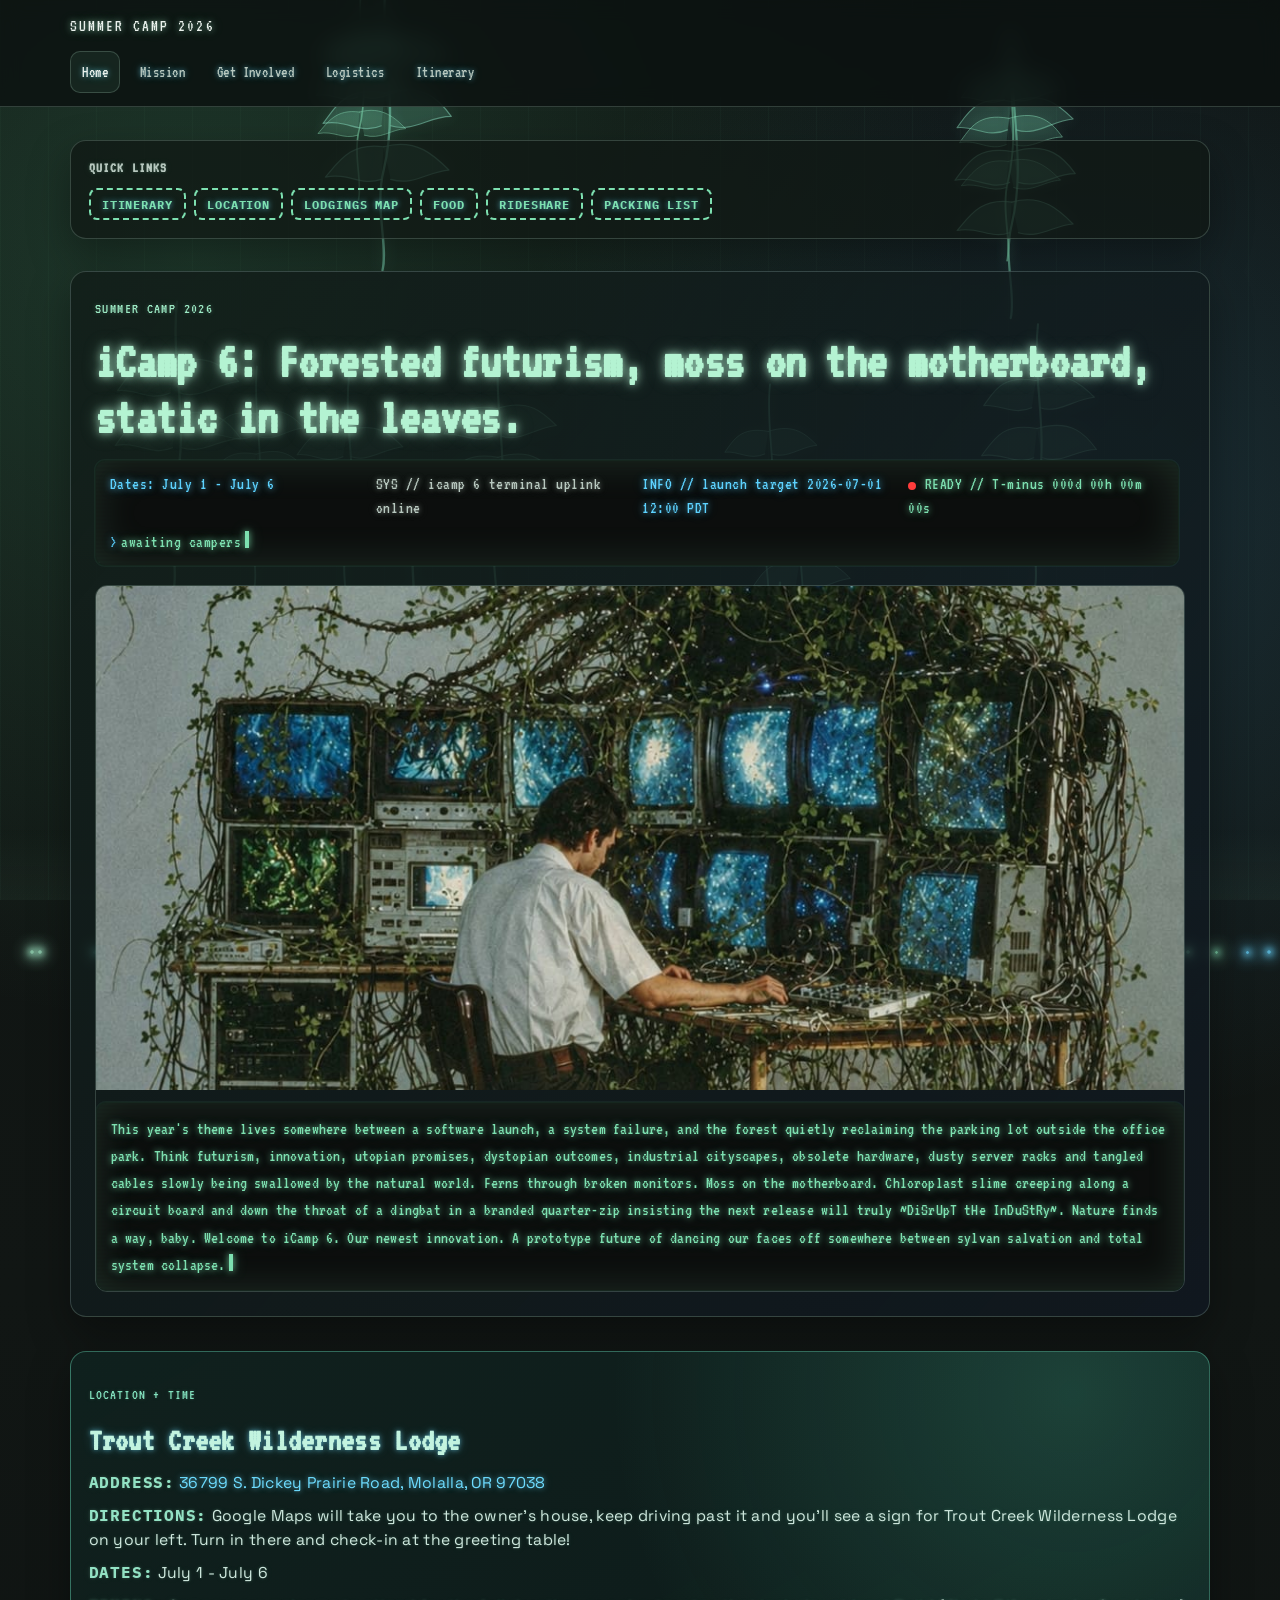
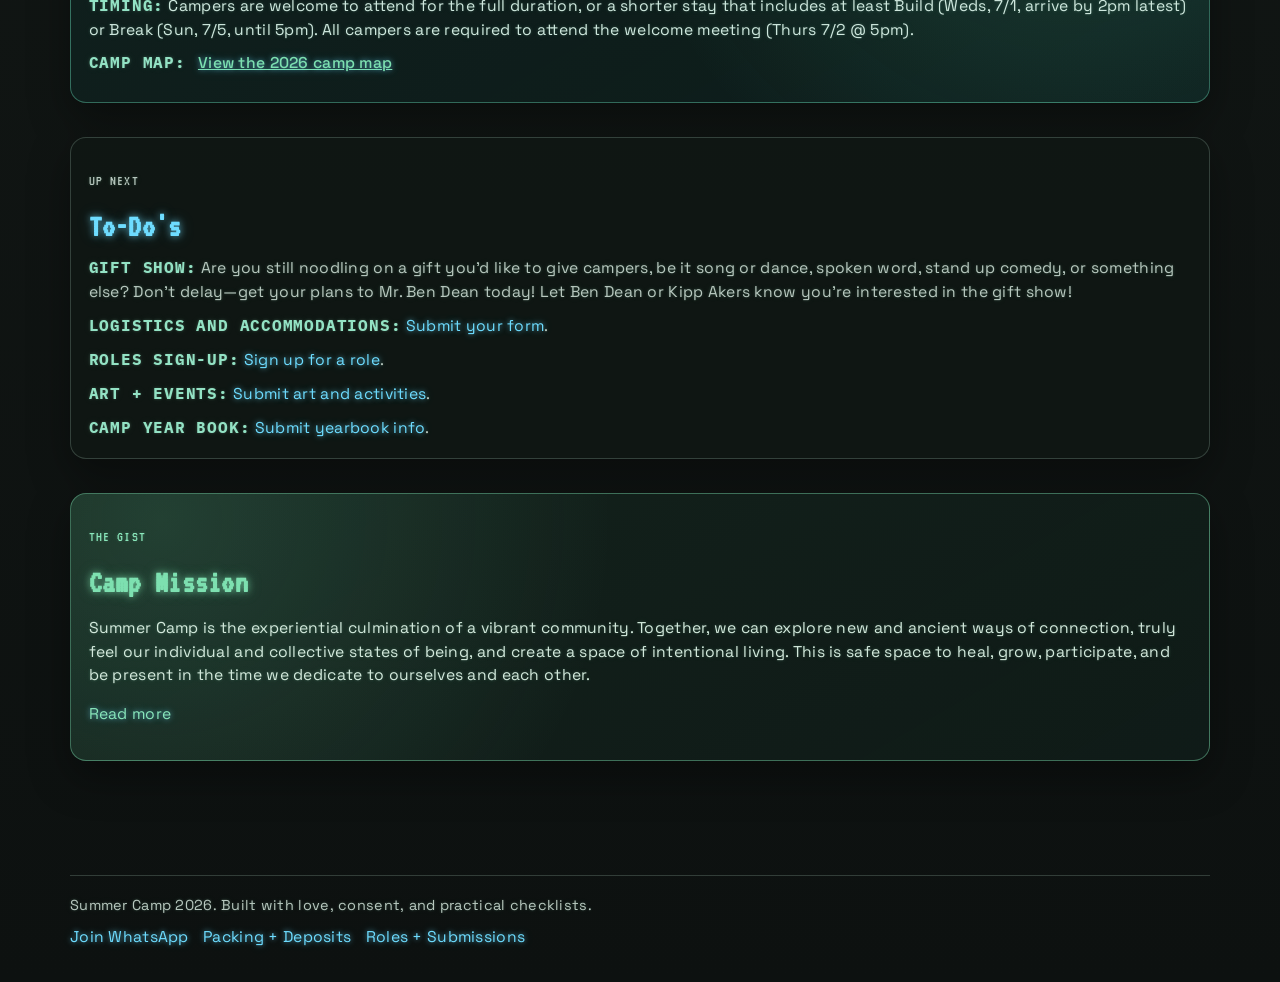
<file: index.html>
<!doctype html>
<html lang="en">
  <head>
    <meta charset="UTF-8" />
    <meta name="viewport" content="width=device-width, initial-scale=1.0" />
    <title>Summer Camp 2026 | Home</title>
    <meta
      name="description"
      content="Summer Camp 2026 is the central home for mission, logistics, timeline, and how to get involved."
    />
    <link rel="preconnect" href="https://fonts.googleapis.com" />
    <link rel="preconnect" href="https://fonts.gstatic.com" crossorigin />
    <link
      href="https://fonts.googleapis.com/css2?family=IBM+Plex+Mono:wght@400;500;700&family=Space+Grotesk:wght@400;500;700&family=VT323&display=swap"
      rel="stylesheet"
    />
    <link rel="stylesheet" href="styles.css" />
    <script defer src="script.js"></script>
  </head>
  <body data-page="home">
    <div id="site-header"></div>

    <main class="site-shell">
      <section class="section panel reveal" id="quick-links">
        <h2 class="kicker">Quick Links</h2>
        <div class="quick-links-row">
          <a class="btn btn-sm" href="itinerary.html">Itinerary</a>
          <a class="btn btn-sm" href="logistics.html#location">Location</a>
          <a class="btn btn-sm" href="logistics.html#lodgings-map">Lodgings Map</a>
          <a class="btn btn-sm" href="logistics.html#food-details">Food</a>
          <a class="btn btn-sm" href="https://docs.google.com/spreadsheets/d/1CG1TxcXg4T2fsSi2MIREdmjRNv218fmQVadBsaoEj8E/edit?usp=sharing" target="_blank" rel="noopener noreferrer">Rideshare</a>
          <a class="btn btn-sm" href="logistics.html#packing-list">Packing List</a>
        </div>
      </section>

      <section class="hero reveal">
        <div class="hero-grid">
          <div class="hero-top-grid">
            <div class="hero-copy">
              <span class="eyebrow">Summer Camp 2026</span>
              <h1>iCamp 6: Forested futurism, moss on the motherboard, static in the leaves.</h1>
              <div class="countdown" data-countdown></div>
            </div>
          </div>

          <figure class="hero-image hero-image-full">
            <img src="assets/inspo.jpg" alt="Inspiration image: a workstation overtaken by vines and greenery." />
            <figcaption class="crt-caption"><span class="crt-caption-text">This year's theme lives somewhere between a software launch, a system failure, and the forest quietly reclaiming the parking lot outside the office park. Think futurism, innovation, utopian promises, dystopian outcomes, industrial cityscapes, obsolete hardware, dusty server racks and tangled cables slowly being swallowed by the natural world. Ferns through broken monitors. Moss on the motherboard. Chloroplast slime creeping along a circuit board and down the throat of a dingbat in a branded quarter-zip insisting the next release will truly ~DiSrUpT tHe InDuStRy~. Nature finds a way, baby. Welcome to iCamp 6. Our newest innovation. A prototype future of dancing our faces off somewhere between sylvan salvation and total system collapse.</span><span class="crt-cursor" aria-hidden="true"></span></figcaption>
          </figure>
        </div>
      </section>

      <section class="section panel reveal location-panel" id="location">
        <p class="kicker">Location + Time</p>
        <h2>
          <a href="https://www.troutcreekwildernesslodge.com/" target="_blank" rel="noopener noreferrer"
            >Trout Creek Wilderness Lodge</a
          >
        </h2>
        <p class="detail-line"><span class="detail-label">Address:</span> <a href="https://goo.gl/maps/KpsRf2f8dY4yn3bf7" target="_blank" rel="noopener noreferrer">36799 S. Dickey Prairie Road, Molalla, OR 97038</a></p>
        <p class="detail-line"><span class="detail-label">Directions:</span> Google Maps will take you to the owner's house, keep driving past it and you'll see a sign for Trout Creek Wilderness Lodge on your left. Turn in there and check-in at the greeting table!</p>
        <p class="detail-line"><span class="detail-label">Dates:</span> July 1 - July 6</p>
        <p class="detail-line"><span class="detail-label">Timing:</span> Campers are welcome to attend for the full duration, or a shorter stay that includes at least Build (Weds, 7/1, arrive by 2pm latest) or Break (Sun, 7/5, until 5pm). All campers are required to attend the welcome meeting (Thurs 7/2 @ 5pm).</p>
        <p class="detail-line"><span class="detail-label">Camp Map:</span> <a class="inline-link" href="https://drive.google.com/file/d/1LnUQT28rV8-8BtjwcM7kEa1M0crHncbp/view?usp=sharing" target="_blank" rel="noopener noreferrer">View the 2026 camp map</a></p>
      </section>

      <section class="section panel reveal" id="todos">
        <p class="kicker">Up Next</p>
        <h2>To-Do's</h2>
        <div class="up-next-list">
          <p class="up-next-item">
            <span class="up-next-title">Gift Show:</span>
            Are you still noodling on a gift you'd like to give campers, be it song or dance, spoken word, stand up comedy, or something else? Don't delay—get your plans to Mr. Ben Dean today! Let Ben Dean or Kipp Akers know you're interested in the gift show!
          </p>
          <p class="up-next-item">
            <span class="up-next-title">Logistics and Accommodations:</span>
            <a
              href="https://docs.google.com/forms/d/e/1FAIpQLSeTMwJ0dVV1JzZFhgsjA3ziw_yNNYTaxZCWyTGeI9pJMZa_xQ/viewform?usp=dialog"
              target="_blank"
              rel="noopener noreferrer"
              >Submit your form</a
            >.
          </p>
          <p class="up-next-item">
            <span class="up-next-title">Roles Sign-Up:</span>
            <a
              href="https://docs.google.com/spreadsheets/d/1tdMeEIF5SW7rc_Asz7ES2-CorbrrxhWFKEyvNd0pCaQ/edit?usp=sharing"
              target="_blank"
              rel="noopener noreferrer"
              >Sign up for a role</a
            >.
          </p>
          <p class="up-next-item">
            <span class="up-next-title">Art + Events:</span>
            <a
              href="https://docs.google.com/forms/d/e/1FAIpQLSfQwT4K90lD0JfZDl9g_eN2Cl04dA-j-1nrQI6hZF32-I9-bg/viewform?usp=dialog"
              target="_blank"
              rel="noopener noreferrer"
              >Submit art and activities</a
            >.
          </p>
          <p class="up-next-item">
            <span class="up-next-title">Camp Year Book:</span>
            <a
              href="https://docs.google.com/forms/d/e/1FAIpQLSeiFCu6I_yIP3YRbdMEAFDEECFN_CObhsi-vaQ5ZSn87n3dhw/viewform"
              target="_blank"
              rel="noopener noreferrer"
              >Submit yearbook info</a
            >.
          </p>
        </div>
      </section>

      <section class="section panel reveal mission-panel" id="mission">
        <p class="kicker">The gist</p>
        <h2 class="mission-title">Camp Mission</h2>
        <p>
          Summer Camp is the experiential culmination of a vibrant community. Together, we can explore new and ancient
          ways of connection, truly feel our individual and collective states of being, and create a space of
          intentional living. This is safe space to heal, grow, participate, and be present in the time we dedicate
          to ourselves and each other.
        </p>
        <p><a href="mission-and-principles.html">Read more</a></p>
      </section>
    </main>

    <div id="site-footer"></div>
    <script src="effects.js"></script>
    <script defer src="https://va.vercel-scripts.com/v1/script.js"></script>
  </body>
</html>
</file>
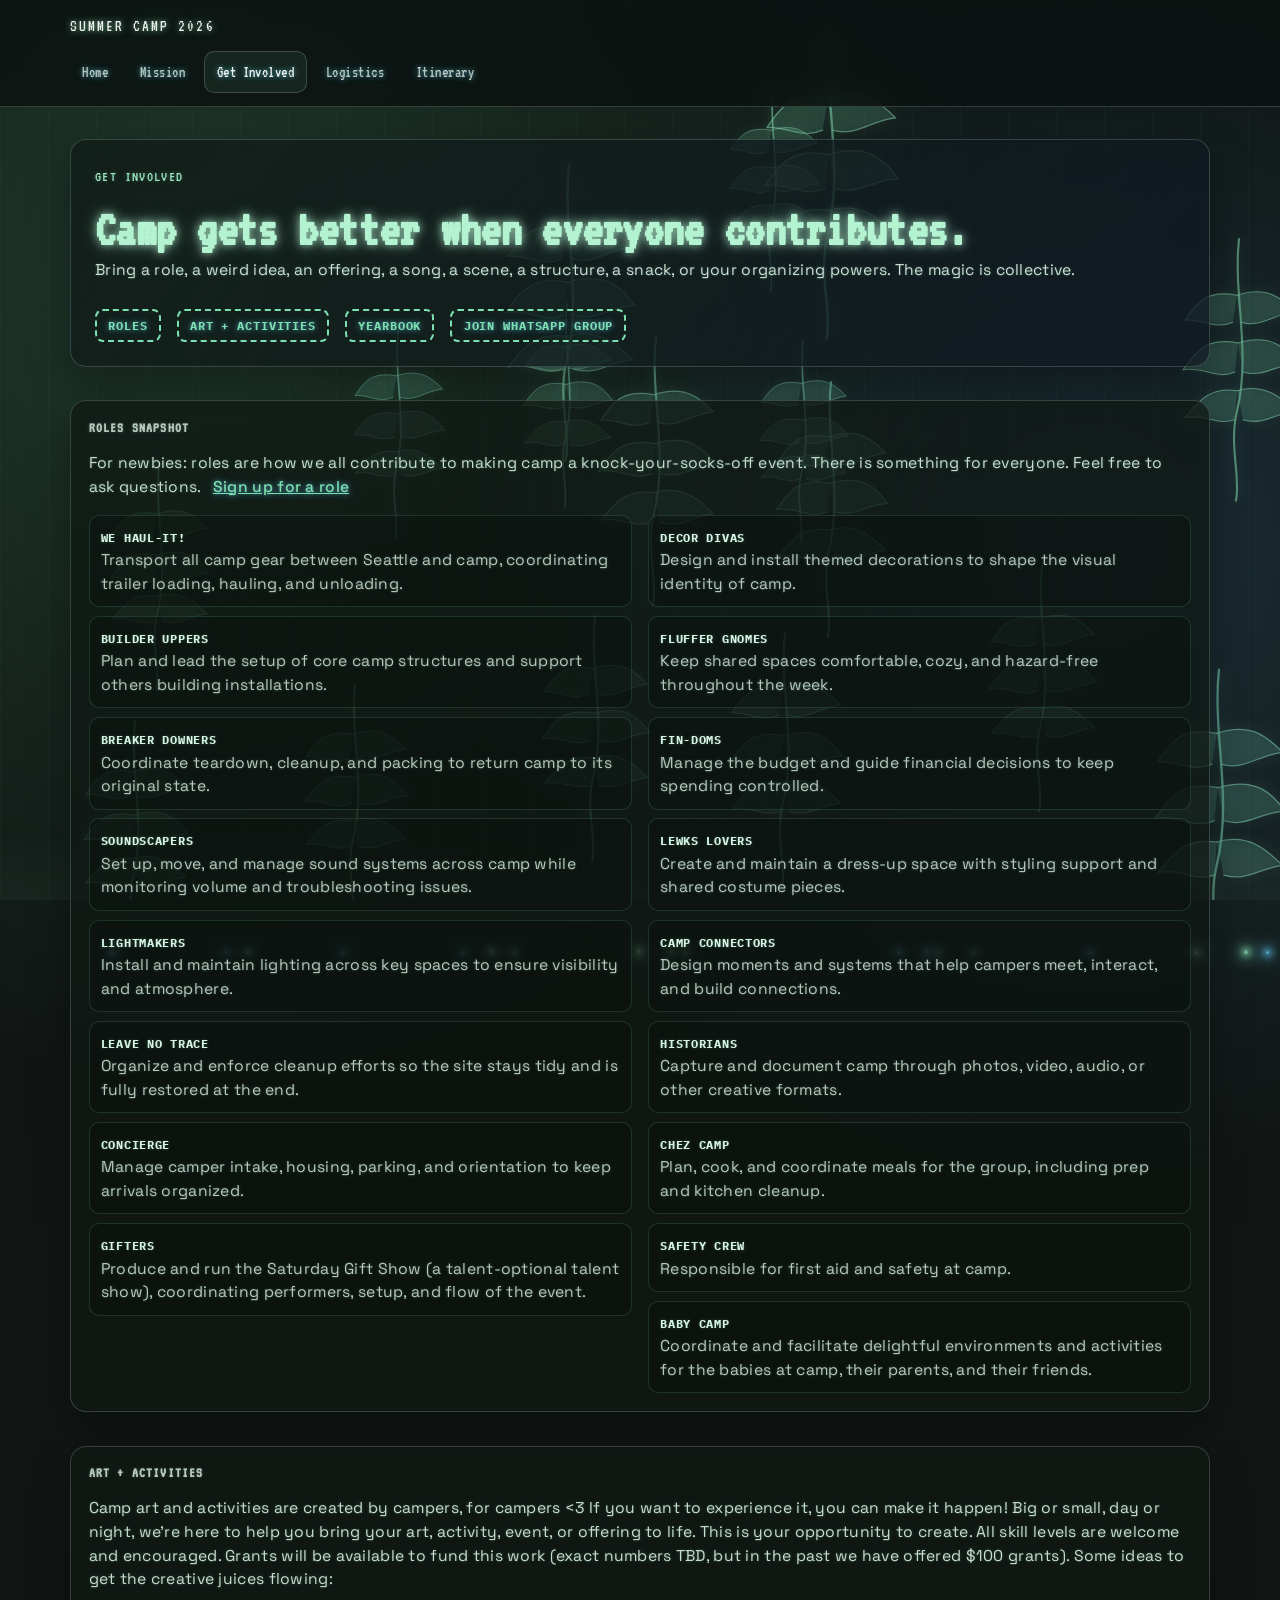
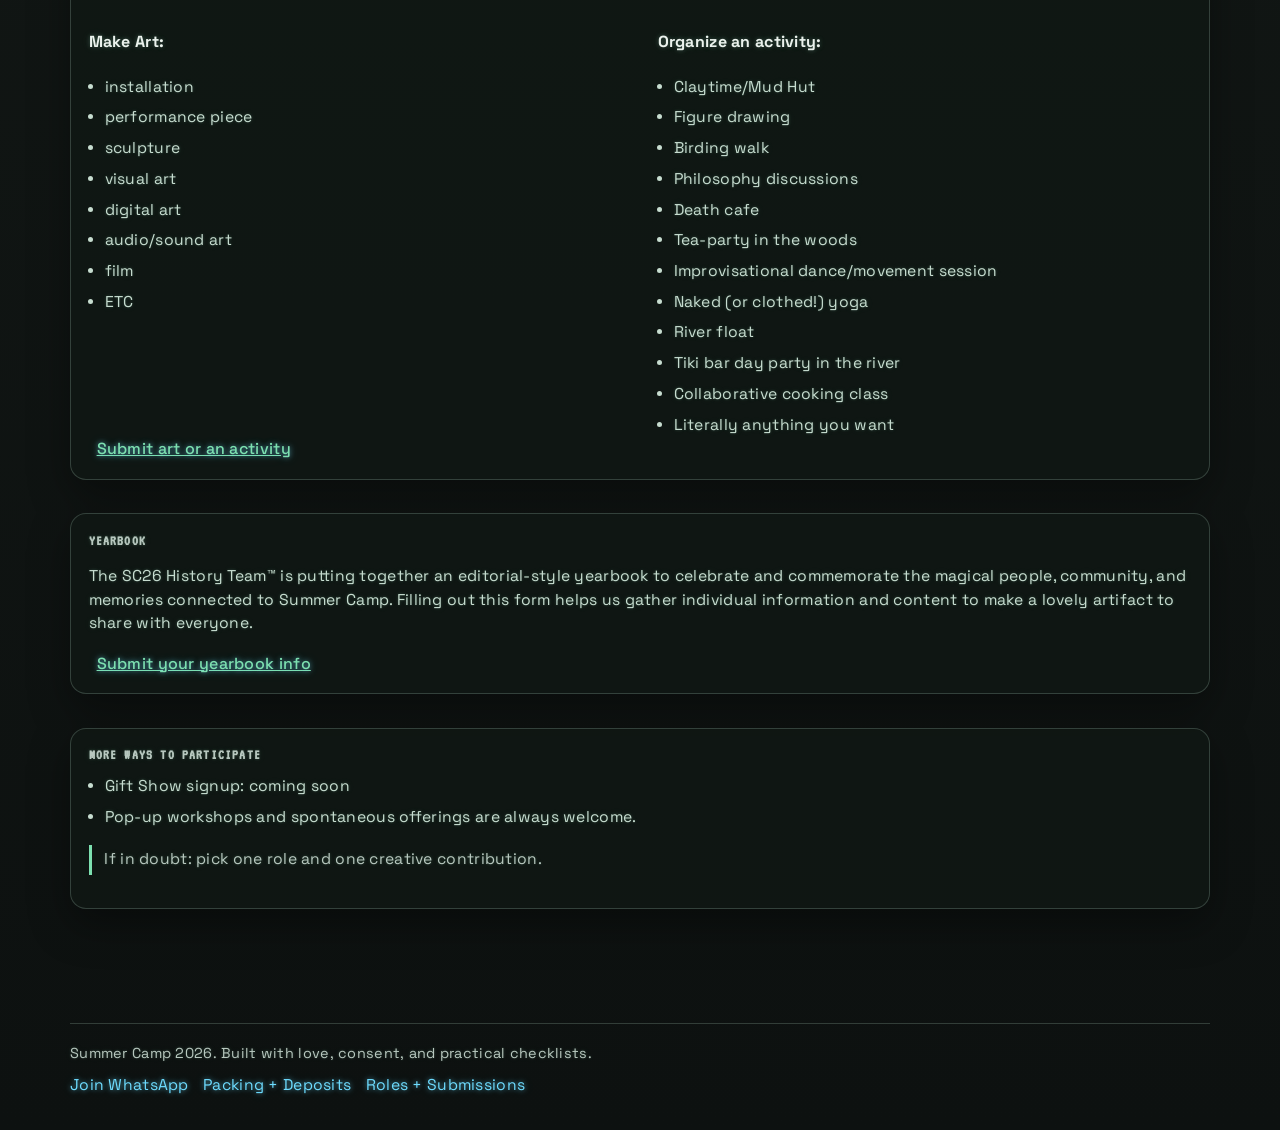
<file: get-involved.html>
<!doctype html>
<html lang="en">
  <head>
    <meta charset="UTF-8" />
    <meta name="viewport" content="width=device-width, initial-scale=1.0" />
    <title>Summer Camp 2026 | Get Involved</title>
    <meta name="description" content="Role sign-up, art submissions, gift show, and camp yearbook links." />
    <link rel="preconnect" href="https://fonts.googleapis.com" />
    <link rel="preconnect" href="https://fonts.gstatic.com" crossorigin />
    <link
      href="https://fonts.googleapis.com/css2?family=IBM+Plex+Mono:wght@400;500;700&family=Space+Grotesk:wght@400;500;700&family=VT323&display=swap"
      rel="stylesheet"
    />
    <link rel="stylesheet" href="styles.css" />
    <script defer src="script.js"></script>
  </head>
  <body data-page="involved">
    <div id="site-header"></div>

    <main class="site-shell">
      <section class="hero reveal">
        <div class="hero-grid">
          <div class="hero-copy">
            <span class="eyebrow">Get Involved</span>
            <h1>Camp gets better when everyone contributes.</h1>
            <p>
              Bring a role, a weird idea, an offering, a song, a scene, a structure, a snack, or your organizing powers.
              The magic is collective.
            </p>
            <div class="get-involved-buttons">
              <a class="gi-btn btn-sm" href="#roles-snapshot">Roles</a>
              <a class="gi-btn btn-sm" href="#art-activities">Art + Activities</a>
              <a class="gi-btn btn-sm" href="#yearbook">Yearbook</a>
              <a class="gi-btn btn-sm" href="https://chat.whatsapp.com/I6YLke4PKQG7AN7cFz4qK6" target="_blank" rel="noopener noreferrer">Join WhatsApp Group</a>
            </div>
          </div>
        </div>
      </section>

      <section class="section panel reveal roles-snapshot" id="roles-snapshot">
        <h2 class="kicker">Roles Snapshot</h2>
        <p>
          For newbies: roles are how we all contribute to making camp a knock-your-socks-off event. There is
          something for everyone. Feel free to ask questions.
          <a class="inline-link" href="https://docs.google.com/spreadsheets/d/1tdMeEIF5SW7rc_Asz7ES2-CorbrrxhWFKEyvNd0pCaQ/edit?usp=sharing" target="_blank" rel="noopener noreferrer">Sign up for a role</a>
        </p>
        <div class="grid two">
          <ul class="list-clean">
            <li><span class="line-title">We Haul-It!</span><span class="line-description">Transport all camp gear between Seattle and camp, coordinating trailer loading, hauling, and unloading.</span></li>
            <li><span class="line-title">Builder Uppers</span><span class="line-description">Plan and lead the setup of core camp structures and support others building installations.</span></li>
            <li><span class="line-title">Breaker Downers</span><span class="line-description">Coordinate teardown, cleanup, and packing to return camp to its original state.</span></li>
            <li><span class="line-title">Soundscapers</span><span class="line-description">Set up, move, and manage sound systems across camp while monitoring volume and troubleshooting issues.</span></li>
            <li><span class="line-title">Lightmakers</span><span class="line-description">Install and maintain lighting across key spaces to ensure visibility and atmosphere.</span></li>
            <li><span class="line-title">Leave No Trace</span><span class="line-description">Organize and enforce cleanup efforts so the site stays tidy and is fully restored at the end.</span></li>
            <li><span class="line-title">Concierge</span><span class="line-description">Manage camper intake, housing, parking, and orientation to keep arrivals organized.</span></li>
            <li><span class="line-title">Gifters</span><span class="line-description">Produce and run the Saturday Gift Show (a talent-optional talent show), coordinating performers, setup, and flow of the event.</span></li>
          </ul>
          <ul class="list-clean">
            <li><span class="line-title">Decor Divas</span><span class="line-description">Design and install themed decorations to shape the visual identity of camp.</span></li>
            <li><span class="line-title">Fluffer Gnomes</span><span class="line-description">Keep shared spaces comfortable, cozy, and hazard-free throughout the week.</span></li>
            <li><span class="line-title">Fin-Doms</span><span class="line-description">Manage the budget and guide financial decisions to keep spending controlled.</span></li>
            <li><span class="line-title">Lewks Lovers</span><span class="line-description">Create and maintain a dress-up space with styling support and shared costume pieces.</span></li>
            <li><span class="line-title">Camp Connectors</span><span class="line-description">Design moments and systems that help campers meet, interact, and build connections.</span></li>
            <li><span class="line-title">Historians</span><span class="line-description">Capture and document camp through photos, video, audio, or other creative formats.</span></li>
            <li><span class="line-title">Chez Camp</span><span class="line-description">Plan, cook, and coordinate meals for the group, including prep and kitchen cleanup.</span></li>
            <li><span class="line-title">Safety Crew</span><span class="line-description">Responsible for first aid and safety at camp.</span></li>
            <li><span class="line-title">Baby Camp</span><span class="line-description">Coordinate and facilitate delightful environments and activities for the babies at camp, their parents, and their friends.</span></li>
          </ul>
        </div>
      </section>

      <section class="section panel reveal" id="art-activities">
        <h2 class="kicker">Art + Activities</h2>
        <p>
          Camp art and activities are created by campers, for campers &lt;3 If you want to experience it, you can make it happen! Big or small, day or night, we're here to help you bring your art, activity, event, or offering to life. This is your opportunity to create. All skill levels are welcome and encouraged. Grants will be available to fund this work (exact numbers TBD, but in the past we have offered $100 grants).  Some ideas to get the creative juices flowing:
        </p>
        <div class="art-ideas-grid">
          <div>
            <h4>Make Art:</h4>
            <ul class="list-clean">
              <li>installation</li>
              <li>performance piece</li>
              <li>sculpture</li>
              <li>visual art</li>
              <li>digital art</li>
              <li>audio/sound art</li>
              <li>film</li>
              <li>ETC</li>
            </ul>
          </div>
          <div>
            <h4>Organize an activity:</h4>
            <ul class="list-clean">
              <li>Claytime/Mud Hut</li>
              <li>Figure drawing</li>
              <li>Birding walk</li>
              <li>Philosophy discussions</li>
              <li>Death cafe</li>
              <li>Tea-party in the woods</li>
              <li>Improvisational dance/movement session</li>
              <li>Naked (or clothed!) yoga</li>
              <li>River float</li>
              <li>Tiki bar day party in the river</li>
              <li>Collaborative cooking class</li>
              <li>Literally anything you want</li>
            </ul>
          </div>
        </div>
        <a class="inline-link" href="https://docs.google.com/forms/d/e/1FAIpQLSfQwT4K90lD0JfZDl9g_eN2Cl04dA-j-1nrQI6hZF32-I9-bg/viewform?usp=dialog" target="_blank" rel="noopener noreferrer">Submit art or an activity</a>
      </section>

      <section class="section panel reveal" id="yearbook">
        <h2 class="kicker">Yearbook</h2>
        <p>
          The SC26 History Team™ is putting together an editorial-style yearbook to celebrate and commemorate the magical people, community, and memories connected to Summer Camp. Filling out this form helps us gather individual information and content to make a lovely artifact to share with everyone.
        </p>
        <a class="inline-link" href="https://docs.google.com/forms/d/e/1FAIpQLSeiFCu6I_yIP3YRbdMEAFDEECFN_CObhsi-vaQ5ZSn87n3dhw/viewform" target="_blank" rel="noopener noreferrer">Submit your yearbook info</a>
      </section>

      <section class="section panel reveal" id="more-ways">
        <h2 class="kicker">More Ways to Participate</h2>
        <ul class="list-clean">
          <li>Gift Show signup: coming soon</li>
          <li>Pop-up workshops and spontaneous offerings are always welcome.</li>
        </ul>
        <p class="callout">If in doubt: pick one role and one creative contribution.</p>
      </section>
    </main>

    <div id="site-footer"></div>
    <script src="effects.js"></script>
    <script defer src="https://va.vercel-scripts.com/v1/script.js"></script>
  </body>
</html>
</file>
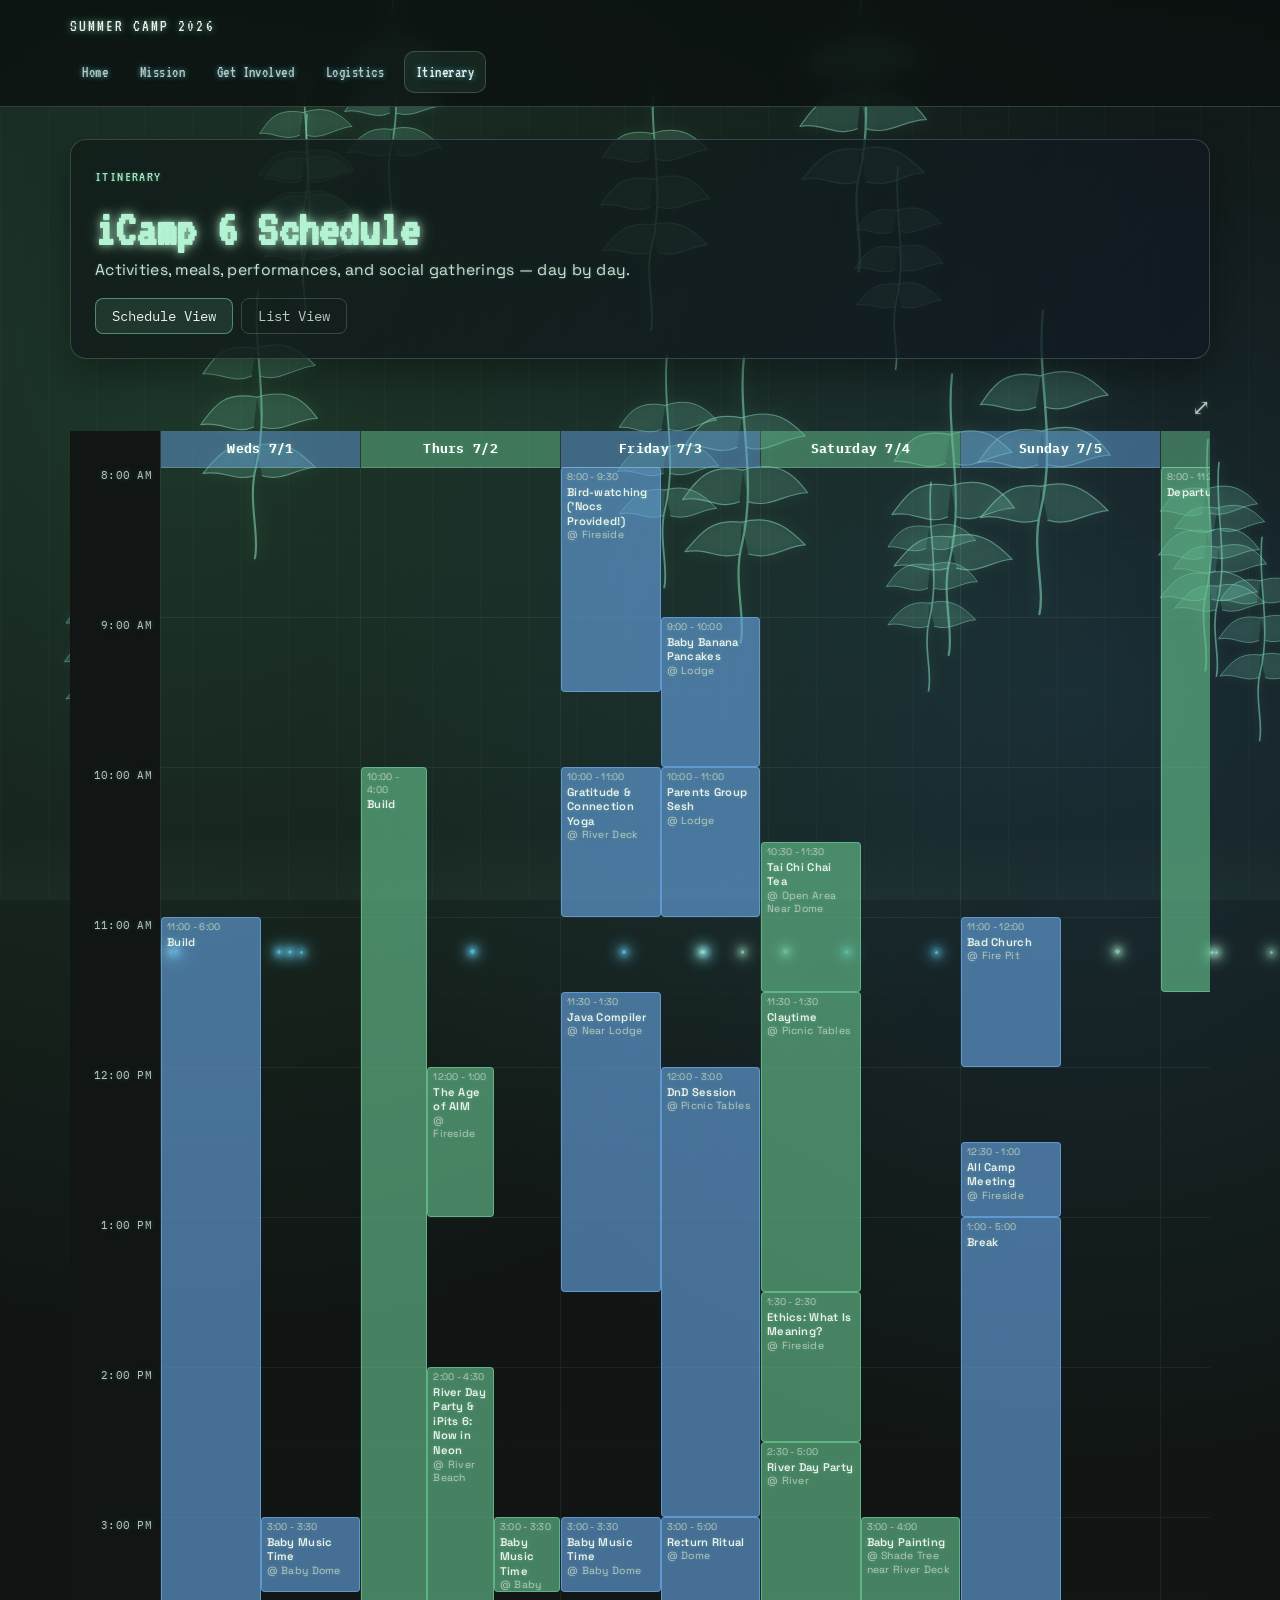
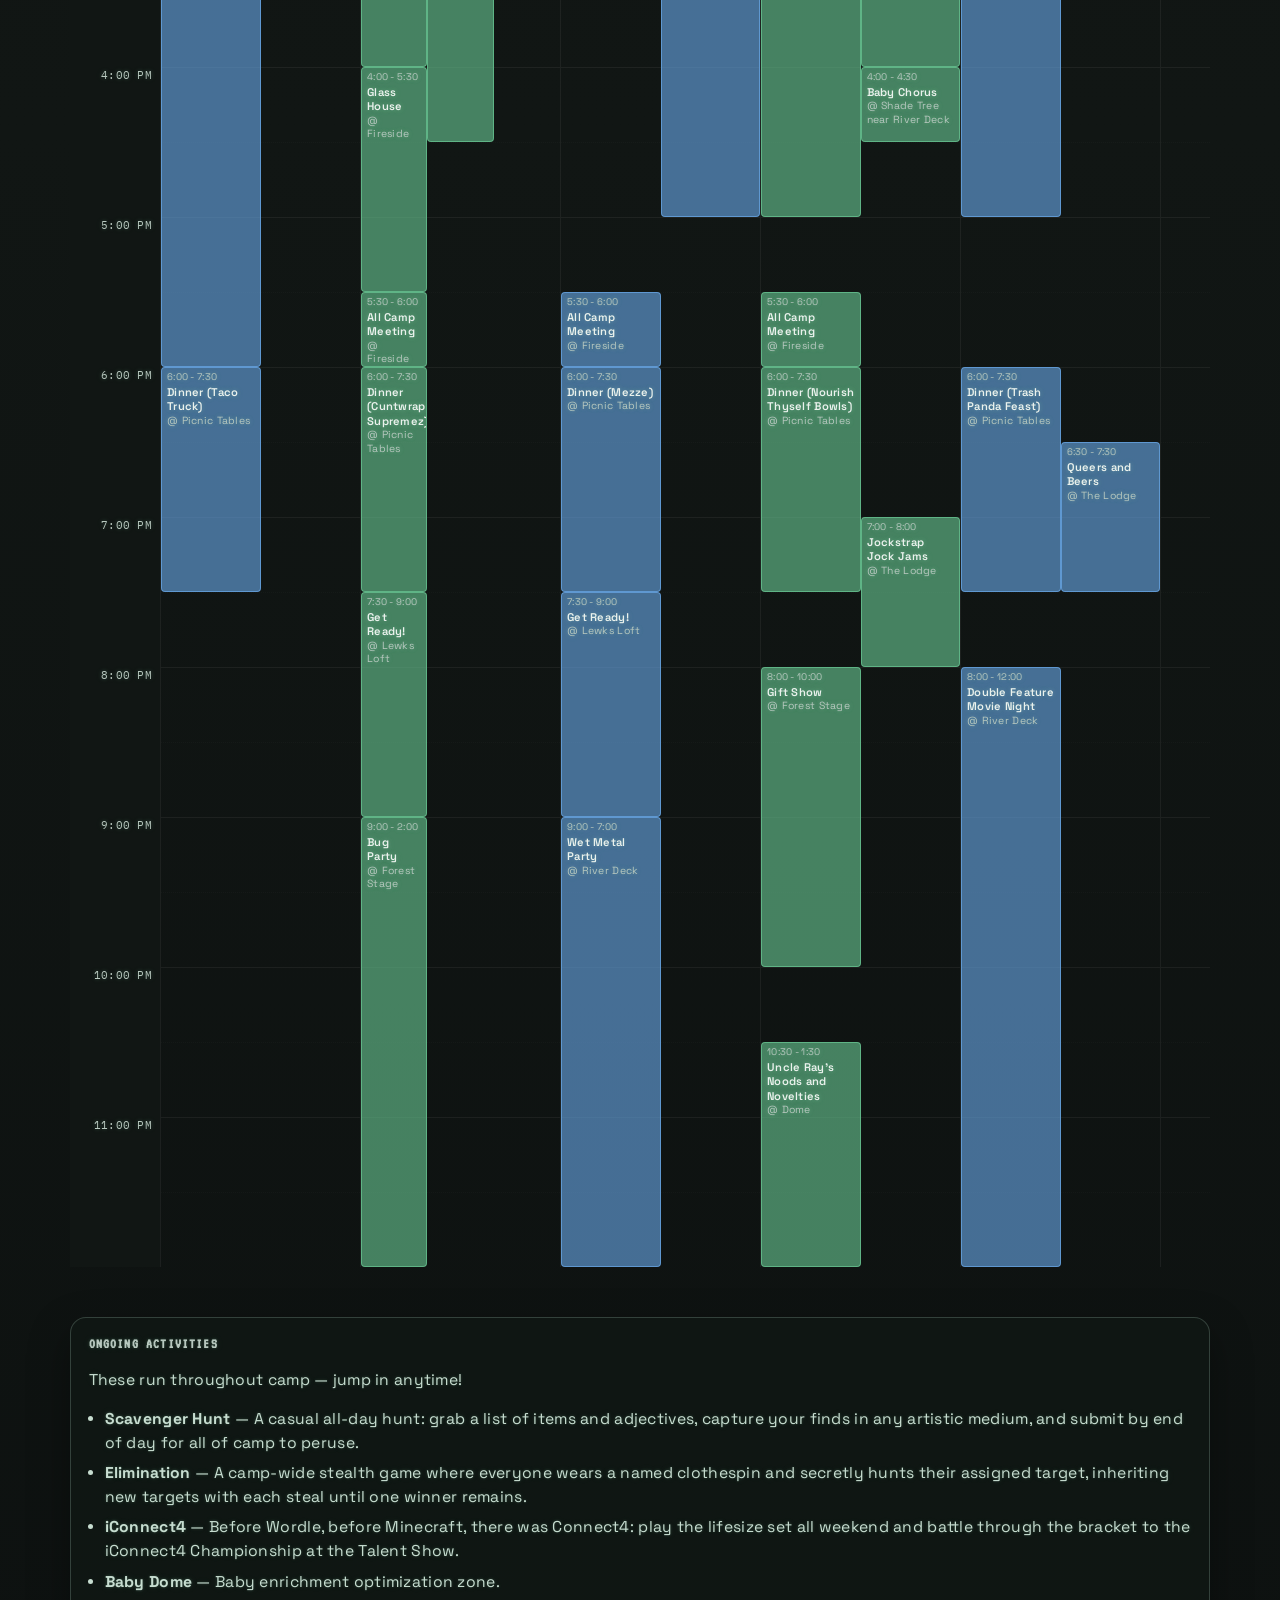
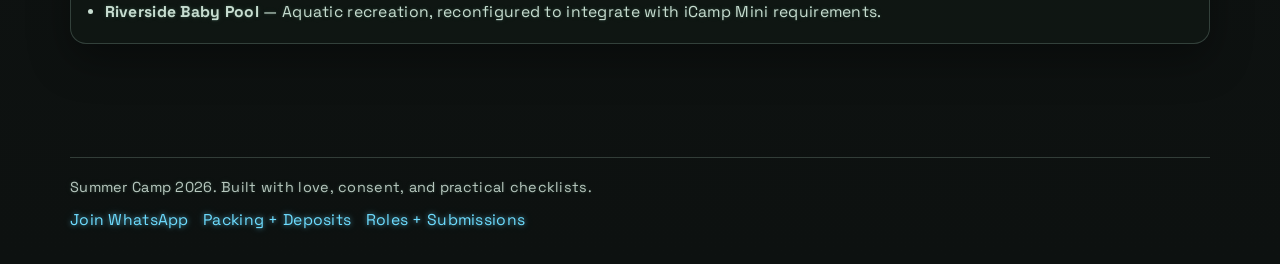
<file: itinerary.html>
<!doctype html>
<html lang="en">
  <head>
    <meta charset="UTF-8" />
    <meta name="viewport" content="width=device-width, initial-scale=1.0" />
    <title>Summer Camp 2026 | Itinerary</title>
    <meta name="description" content="iCamp 6 full schedule — activities, meals, parties, and more." />
    <link rel="preconnect" href="https://fonts.googleapis.com" />
    <link rel="preconnect" href="https://fonts.gstatic.com" crossorigin />
    <link
      href="https://fonts.googleapis.com/css2?family=IBM+Plex+Mono:wght@400;500;700&family=Space+Grotesk:wght@400;500;700&family=VT323&display=swap"
      rel="stylesheet"
    />
    <link rel="stylesheet" href="styles.css" />
    <script defer src="script.js"></script>
  </head>
  <body data-page="itinerary">
    <div id="site-header"></div>

    <main class="site-shell">
      <section class="hero reveal">
        <div class="hero-grid">
          <div class="hero-copy">
            <span class="eyebrow">Itinerary</span>
            <h1>iCamp 6 Schedule</h1>
            <p>Activities, meals, performances, and social gatherings — day by day.</p>
            <div class="view-toggle">
              <button class="view-btn active" data-view="schedule">Schedule View</button>
              <button class="view-btn" data-view="list">List View</button>
            </div>
          </div>
        </div>
      </section>

      <!-- SCHEDULE VIEW -->
      <div id="schedule-view" class="schedule-view">
        <div class="schedule-grid-wrapper">
          <div class="map-expand-icon" id="schedule-expand-btn" title="Expand to fullscreen">⤢</div>
          <div class="schedule-grid" id="schedule-grid"></div>
        </div>
      </div>

      <!-- LIST VIEW -->
      <div id="list-view" class="list-view" style="display:none;">

      <section class="section panel" id="wednesday">
        <h2 class="kicker">Wednesday 7/1</h2>
        <div class="schedule-day">
          <div class="schedule-item">
            <span class="schedule-time">11:00 AM – 6:00 PM</span>
            <span class="schedule-event">Build</span>
          </div>
          <div class="schedule-item">
            <span class="schedule-time">3:00 – 3:30 PM</span>
            <span class="schedule-event">Baby Music Time <span class="schedule-location">@ Baby Dome</span></span>
          </div>
          <div class="schedule-item">
            <span class="schedule-time">6:00 – 7:30 PM</span>
            <span class="schedule-event">Dinner: Saul's Taco Truck <span class="schedule-location">@ Picnic Tables</span></span>
          </div>
        </div>
      </section>

      <section class="section panel" id="thursday">
        <h2 class="kicker">Thursday 7/2</h2>
        <div class="schedule-day">
          <div class="schedule-item">
            <span class="schedule-time">10:00 AM – 4:00 PM</span>
            <span class="schedule-event">Build</span>
          </div>
          <div class="schedule-item">
            <span class="schedule-time">12:00 – 1:00 PM</span>
            <span class="schedule-event">The Age of AIM <span class="schedule-location">@ Fireside</span>
              <span class="schedule-desc">Discussion: Funny fireside chat about our AIM screen names, why we chose them, who we were when we did and what parts of ourselves have changed or remained the same.</span>
            </span>
          </div>
          <div class="schedule-item">
            <span class="schedule-time">2:00 – 4:30 PM</span>
            <span class="schedule-event">River Day Party & iPits 6: Now in Neon <span class="schedule-location">@ River Beach</span>
              <span class="schedule-desc">Part beach party with cocktails and mocktails provided and part iPits 6: PIMP MY PITS™ activation—where campers show up, and glow up by bleaching and dyeing their underarm gardens in premium neon.</span>
            </span>
          </div>
          <div class="schedule-item">
            <span class="schedule-time">3:00 – 3:30 PM</span>
            <span class="schedule-event">Baby Music Time <span class="schedule-location">@ Baby Dome</span></span>
          </div>
          <div class="schedule-item">
            <span class="schedule-time">4:00 – 5:30 PM</span>
            <span class="schedule-event">Glass House <span class="schedule-location">@ Fireside</span>
              <span class="schedule-desc">Discussion: Join us early in the summer camp experience to discuss excitement, fears, and intentions for cultivating the joy. In the past we've centered the conversation around relationship to substances and this year the discussion expands further. Be ready for curious questions and small group connections.</span>
            </span>
          </div>
          <div class="schedule-item">
            <span class="schedule-time">5:30 – 6:00 PM</span>
            <span class="schedule-event">⭐ All Camp Meeting <span class="schedule-location">@ Fireside</span></span>
          </div>
          <div class="schedule-item">
            <span class="schedule-time">6:00 – 7:30 PM</span>
            <span class="schedule-event">Dinner: Cuntwrap Supremez <span class="schedule-location">@ Picnic Tables</span></span>
          </div>
          <div class="schedule-item">
            <span class="schedule-time">7:30 – 9:00 PM</span>
            <span class="schedule-event">Get Ready! <span class="schedule-location">@ Lewks Loft</span>
              <span class="schedule-desc">Join us at the Lewks Loft (Jupe 2 on the <a class="inline-link" href="https://drive.google.com/file/d/1LnUQT28rV8-8BtjwcM7kEa1M0crHncbp/view?usp=sharing" target="_blank" rel="noopener noreferrer">map</a>) to get ready and peruse costume options!</span>
            </span>
          </div>
          <div class="schedule-item">
            <span class="schedule-time">9:00 PM – 2:00 AM</span>
            <span class="schedule-event">Bug Party <span class="schedule-location">@ Forest Stage</span> · <a class="inline-link" href="https://www.pinterest.com/spencermartin43/lewks-its-a-bugged-life/" target="_blank" rel="noopener noreferrer">Moodboard</a>
              <span class="schedule-desc">Cute-crawly interpretations of bug energy in natural and cyberpunk forms.</span>
            </span>
          </div>
        </div>
      </section>

      <section class="section panel" id="friday">
        <h2 class="kicker">Friday 7/3</h2>
        <div class="schedule-day">
          <div class="schedule-item">
            <span class="schedule-time">8:00 – 9:30 AM</span>
            <span class="schedule-event">Bird-watching ('Nocs Provided!) <span class="schedule-location">@ Fireside</span></span>
          </div>
          <div class="schedule-item">
            <span class="schedule-time">9:00 – 10:00 AM</span>
            <span class="schedule-event">Baby Banana Pancakes <span class="schedule-location">@ Lodge</span>
              <span class="schedule-desc">A cute breakfast hang for babies and their parents.</span>
            </span>
          </div>
          <div class="schedule-item">
            <span class="schedule-time">10:00 – 11:00 AM</span>
            <span class="schedule-event">Gratitude & Connection Yoga <span class="schedule-location">@ River Deck</span></span>
          </div>
          <div class="schedule-item">
            <span class="schedule-time">10:00 – 11:00 AM</span>
            <span class="schedule-event">Parents Group Sesh <span class="schedule-location">@ Lodge</span></span>
          </div>
          <div class="schedule-item">
            <span class="schedule-time">11:30 AM – 1:30 PM</span>
            <span class="schedule-event">Java Compiler <span class="schedule-location">@ Near Lodge</span>
              <span class="schedule-desc">Brought to you by Trout Creek Analytics, they will give you coffee and steal your data and I imagine some kind of immersive tech dystopia experience.</span>
            </span>
          </div>
          <div class="schedule-item">
            <span class="schedule-time">12:00 – 3:00 PM</span>
            <span class="schedule-event">DnD Session <span class="schedule-location">@ Picnic Tables</span>
              <span class="schedule-desc">The neon-pitted, free-spirited Pits People of the Molalla River wage a desperate battle against Trout Creek Analytics, a technocratic empire bent on snuffing out every last leaf, fern, and creative impulse to replace it all with algorithms and AI dominion. In this nature-versus-tech adventure, the fate of the wild hangs in the balance.</span>
            </span>
          </div>
          <div class="schedule-item">
            <span class="schedule-time">3:00 – 3:30 PM</span>
            <span class="schedule-event">Baby Music Time <span class="schedule-location">@ Baby Dome</span></span>
          </div>
          <div class="schedule-item">
            <span class="schedule-time">3:00 – 5:00 PM</span>
            <span class="schedule-event">Re:turn Ritual <span class="schedule-location">@ Dome</span>
              <span class="schedule-desc">Prepare the mind, body, and spirit for a re:turn to ancient technologies and a world guided by the natural way. Partake in rituals of sound, breath, and movement. Bring your own medicine. Dress comfy.</span>
            </span>
          </div>
          <div class="schedule-item">
            <span class="schedule-time">5:30 – 6:00 PM</span>
            <span class="schedule-event">⭐ All Camp Meeting <span class="schedule-location">@ Fireside</span></span>
          </div>
          <div class="schedule-item">
            <span class="schedule-time">6:00 – 7:30 PM</span>
            <span class="schedule-event">Dinner: Mezze <span class="schedule-location">@ Picnic Tables</span></span>
          </div>
          <div class="schedule-item">
            <span class="schedule-time">7:30 – 9:00 PM</span>
            <span class="schedule-event">Get Ready! <span class="schedule-location">@ Lewks Loft</span>
              <span class="schedule-desc">Join us at the Lewks Loft (Jupe 2 on the <a class="inline-link" href="https://drive.google.com/file/d/1LnUQT28rV8-8BtjwcM7kEa1M0crHncbp/view?usp=sharing" target="_blank" rel="noopener noreferrer">map</a>) to get ready and peruse costume options!</span>
            </span>
          </div>
          <div class="schedule-item">
            <span class="schedule-time">9:00 PM – 7:00 AM</span>
            <span class="schedule-event">Wet Metal Party <span class="schedule-location">@ River Deck</span> · <a class="inline-link" href="https://www.pinterest.com/spencermartin43/lewks-wet-metal/" target="_blank" rel="noopener noreferrer">Moodboard</a>
              <span class="schedule-desc">Dark tech-dystopia, tangled wires, sparking circuit-boards.</span>
            </span>
          </div>
        </div>
      </section>

      <section class="section panel" id="saturday">
        <h2 class="kicker">Saturday 7/4</h2>
        <div class="schedule-day">
          <div class="schedule-item">
            <span class="schedule-time">10:30 – 11:30 AM</span>
            <span class="schedule-event">Tai Chi Chai Tea <span class="schedule-location">@ Open Area Near Dome</span>
              <span class="schedule-desc">Intro to the core and first 5 movements of the form. Iced chai to power and spice your time.</span>
            </span>
          </div>
          <div class="schedule-item">
            <span class="schedule-time">11:30 AM – 1:30 PM</span>
            <span class="schedule-event">Claytime <span class="schedule-location">@ Picnic Tables</span>
              <span class="schedule-desc">Tori brings clay, people play, I'll fire and glaze another day. No experience required!</span>
            </span>
          </div>
          <div class="schedule-item">
            <span class="schedule-time">1:30 – 2:30 PM</span>
            <span class="schedule-event">Ethics: What Is Meaning? <span class="schedule-location">@ Fireside</span>
              <span class="schedule-desc">A facilitated ethics discussion of what meaning is to each of us.</span>
            </span>
          </div>
          <div class="schedule-item">
            <span class="schedule-time">2:30 – 5:00 PM</span>
            <span class="schedule-event">River Day Party <span class="schedule-location">@ River</span></span>
          </div>
          <div class="schedule-item">
            <span class="schedule-time">3:00 – 4:00 PM</span>
            <span class="schedule-event">Baby Painting <span class="schedule-location">@ Shade Tree near River Deck</span></span>
          </div>
          <div class="schedule-item">
            <span class="schedule-time">4:00 – 4:30 PM</span>
            <span class="schedule-event">Baby Chorus <span class="schedule-location">@ Shade Tree near River Deck</span></span>
          </div>
          <div class="schedule-item">
            <span class="schedule-time">5:30 – 6:00 PM</span>
            <span class="schedule-event">⭐ All Camp Meeting <span class="schedule-location">@ Fireside</span></span>
          </div>
          <div class="schedule-item">
            <span class="schedule-time">6:00 – 7:30 PM</span>
            <span class="schedule-event">Dinner: Nourish Thyself Bowls <span class="schedule-location">@ Picnic Tables</span></span>
          </div>
          <div class="schedule-item">
            <span class="schedule-time">7:00 – 8:00 PM</span>
            <span class="schedule-event">Jockstrap Jock Jams <span class="schedule-location">@ The Lodge</span>
              <span class="schedule-desc">A jockstrap-clad cleanup party set to jockjams by Brent.</span>
            </span>
          </div>
          <div class="schedule-item">
            <span class="schedule-time">8:00 – 10:00 PM</span>
            <span class="schedule-event">Gift Show <span class="schedule-location">@ Forest Stage</span>
              <span class="schedule-desc">Think talent show without the need for talent. Performances can be on theme, off theme, dances, songs, recitation, farting on command, nose flute, skin flute, cute, weird, soulful, nasty — WE WANT IT. DM Kipp or Ben Dean with questions, fears, AV needs and plans to share!!</span>
            </span>
          </div>
          <div class="schedule-item">
            <span class="schedule-time">10:30 PM – 1:30 AM</span>
            <span class="schedule-event">Uncle Ray's Noods and Novelties <span class="schedule-location">@ Dome</span>
              <span class="schedule-desc">Part after-hours-variety show, part-karaoke, part-open mic, part midnight ramen feast, fully loaded whimsy and delight.</span>
            </span>
          </div>
        </div>
      </section>

      <section class="section panel" id="sunday">
        <h2 class="kicker">Sunday 7/5</h2>
        <div class="schedule-day">
          <div class="schedule-item">
            <span class="schedule-time">11:00 AM – 12:00 PM</span>
            <span class="schedule-event">Bad Church <span class="schedule-location">@ Fire Pit</span>
              <span class="schedule-desc">Group mindfulness, sharing, meditation, reflective readings.</span>
            </span>
          </div>
          <div class="schedule-item">
            <span class="schedule-time">12:30 – 1:00 PM</span>
            <span class="schedule-event">⭐ All Camp Meeting <span class="schedule-location">@ Fireside</span></span>
          </div>
          <div class="schedule-item">
            <span class="schedule-time">1:00 – 5:00 PM</span>
            <span class="schedule-event">Break</span>
          </div>
          <div class="schedule-item">
            <span class="schedule-time">6:00 – 7:30 PM</span>
            <span class="schedule-event">Dinner: Trash Panda Feast <span class="schedule-location">@ Picnic Tables</span></span>
          </div>
          <div class="schedule-item">
            <span class="schedule-time">6:30 – 7:30 PM</span>
            <span class="schedule-event">Queers and Beers <span class="schedule-location">@ The Lodge</span></span>
          </div>
          <div class="schedule-item">
            <span class="schedule-time">8:00 PM – 12:00 AM</span>
            <span class="schedule-event">Double Feature Movie Night <span class="schedule-location">@ River Deck</span></span>
          </div>
        </div>
      </section>

      <section class="section panel" id="monday">
        <h2 class="kicker">Monday 7/6</h2>
        <div class="schedule-day">
          <div class="schedule-item">
            <span class="schedule-time">8:00 – 11:30 AM</span>
            <span class="schedule-event">Departures</span>
          </div>
        </div>
      </section>

      </div><!-- end list-view -->

      <section class="section panel reveal" id="ongoing">
        <h2 class="kicker">Ongoing Activities</h2>
        <p>These run throughout camp — jump in anytime!</p>
        <ul class="list-clean">
          <li><strong>Scavenger Hunt</strong> — A casual all-day hunt: grab a list of items and adjectives, capture your finds in any artistic medium, and submit by end of day for all of camp to peruse.</li>
          <li><strong>Elimination</strong> — A camp-wide stealth game where everyone wears a named clothespin and secretly hunts their assigned target, inheriting new targets with each steal until one winner remains.</li>
          <li><strong>iConnect4</strong> — Before Wordle, before Minecraft, there was Connect4: play the lifesize set all weekend and battle through the bracket to the iConnect4 Championship at the Talent Show.</li>
          <li><strong>Baby Dome</strong> — Baby enrichment optimization zone.</li>
          <li><strong>Riverside Baby Pool</strong> — Aquatic recreation, reconfigured to integrate with iCamp Mini requirements.</li>
        </ul>
      </section>

    </main>

    <div id="site-footer"></div>
    <script src="effects.js"></script>
    <script src="schedule.js"></script>
    <script defer src="https://va.vercel-scripts.com/v1/script.js"></script>
  </body>
</html>
</file>
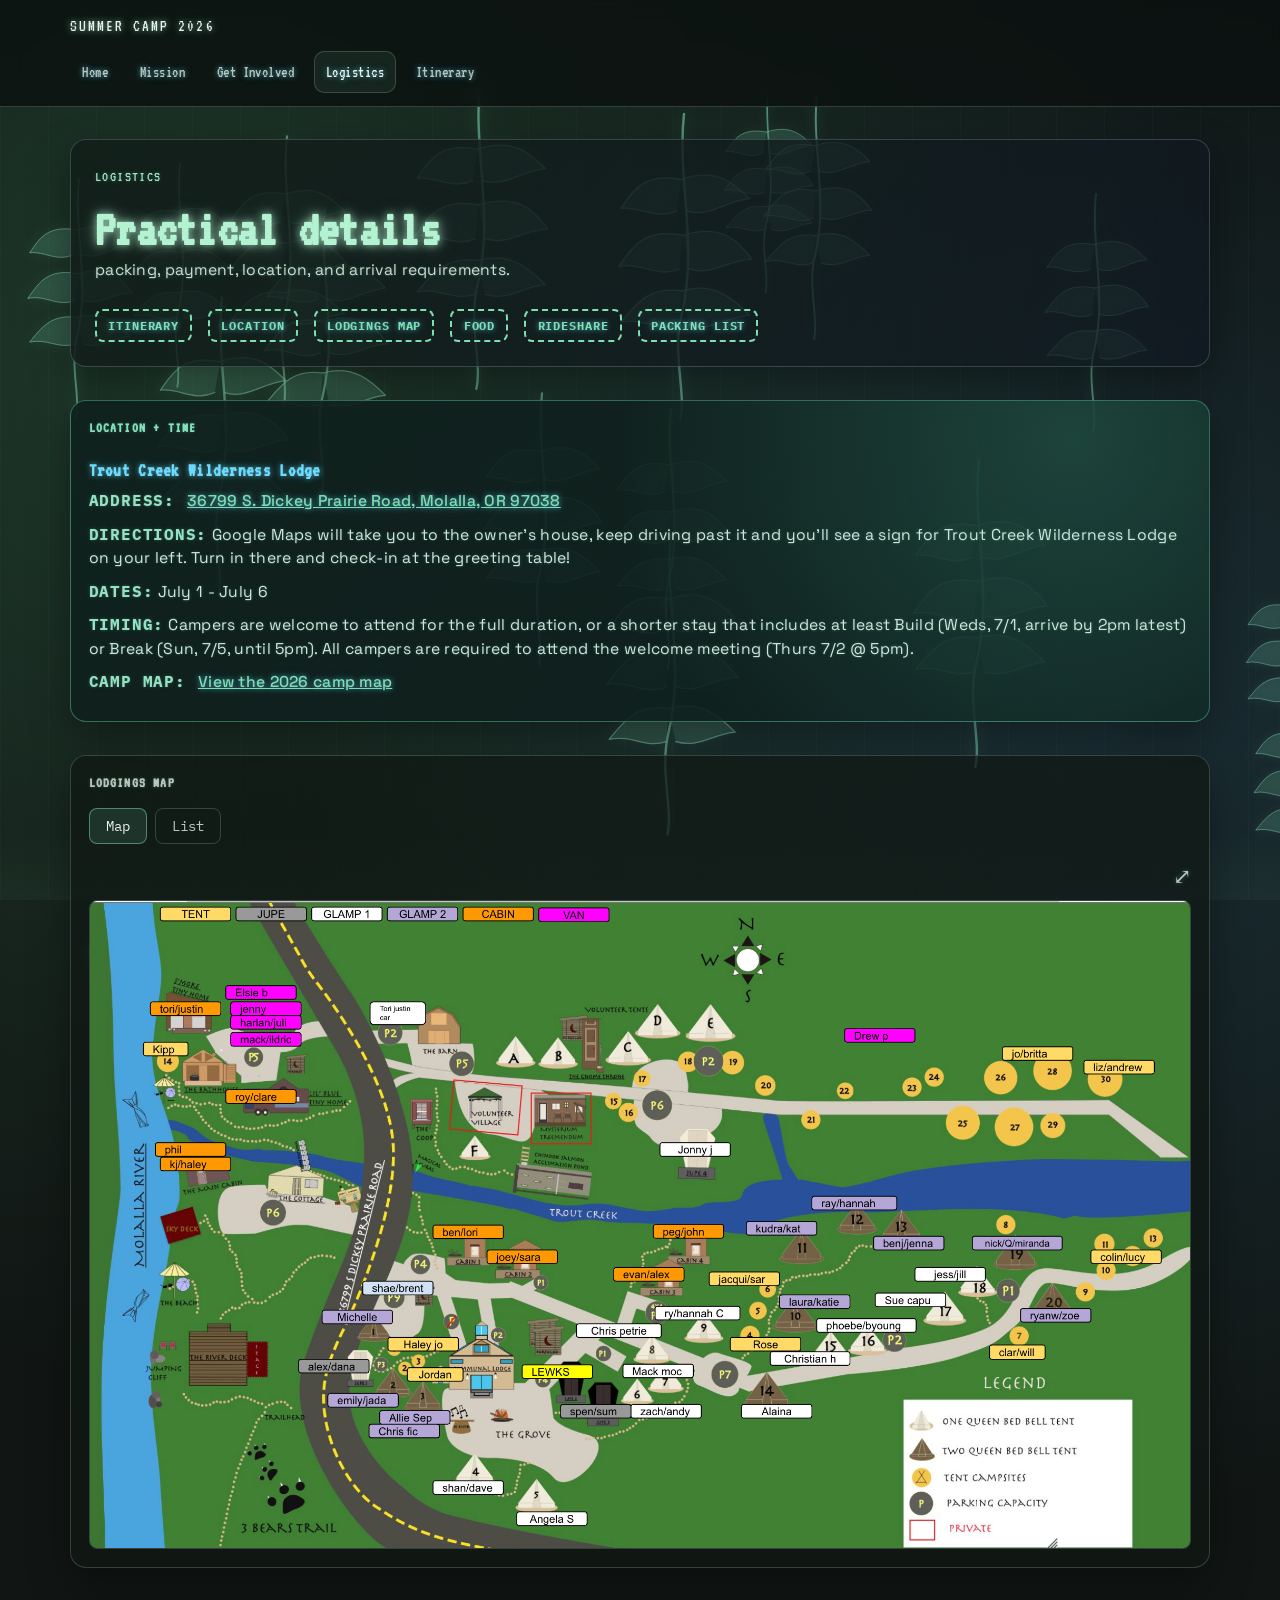
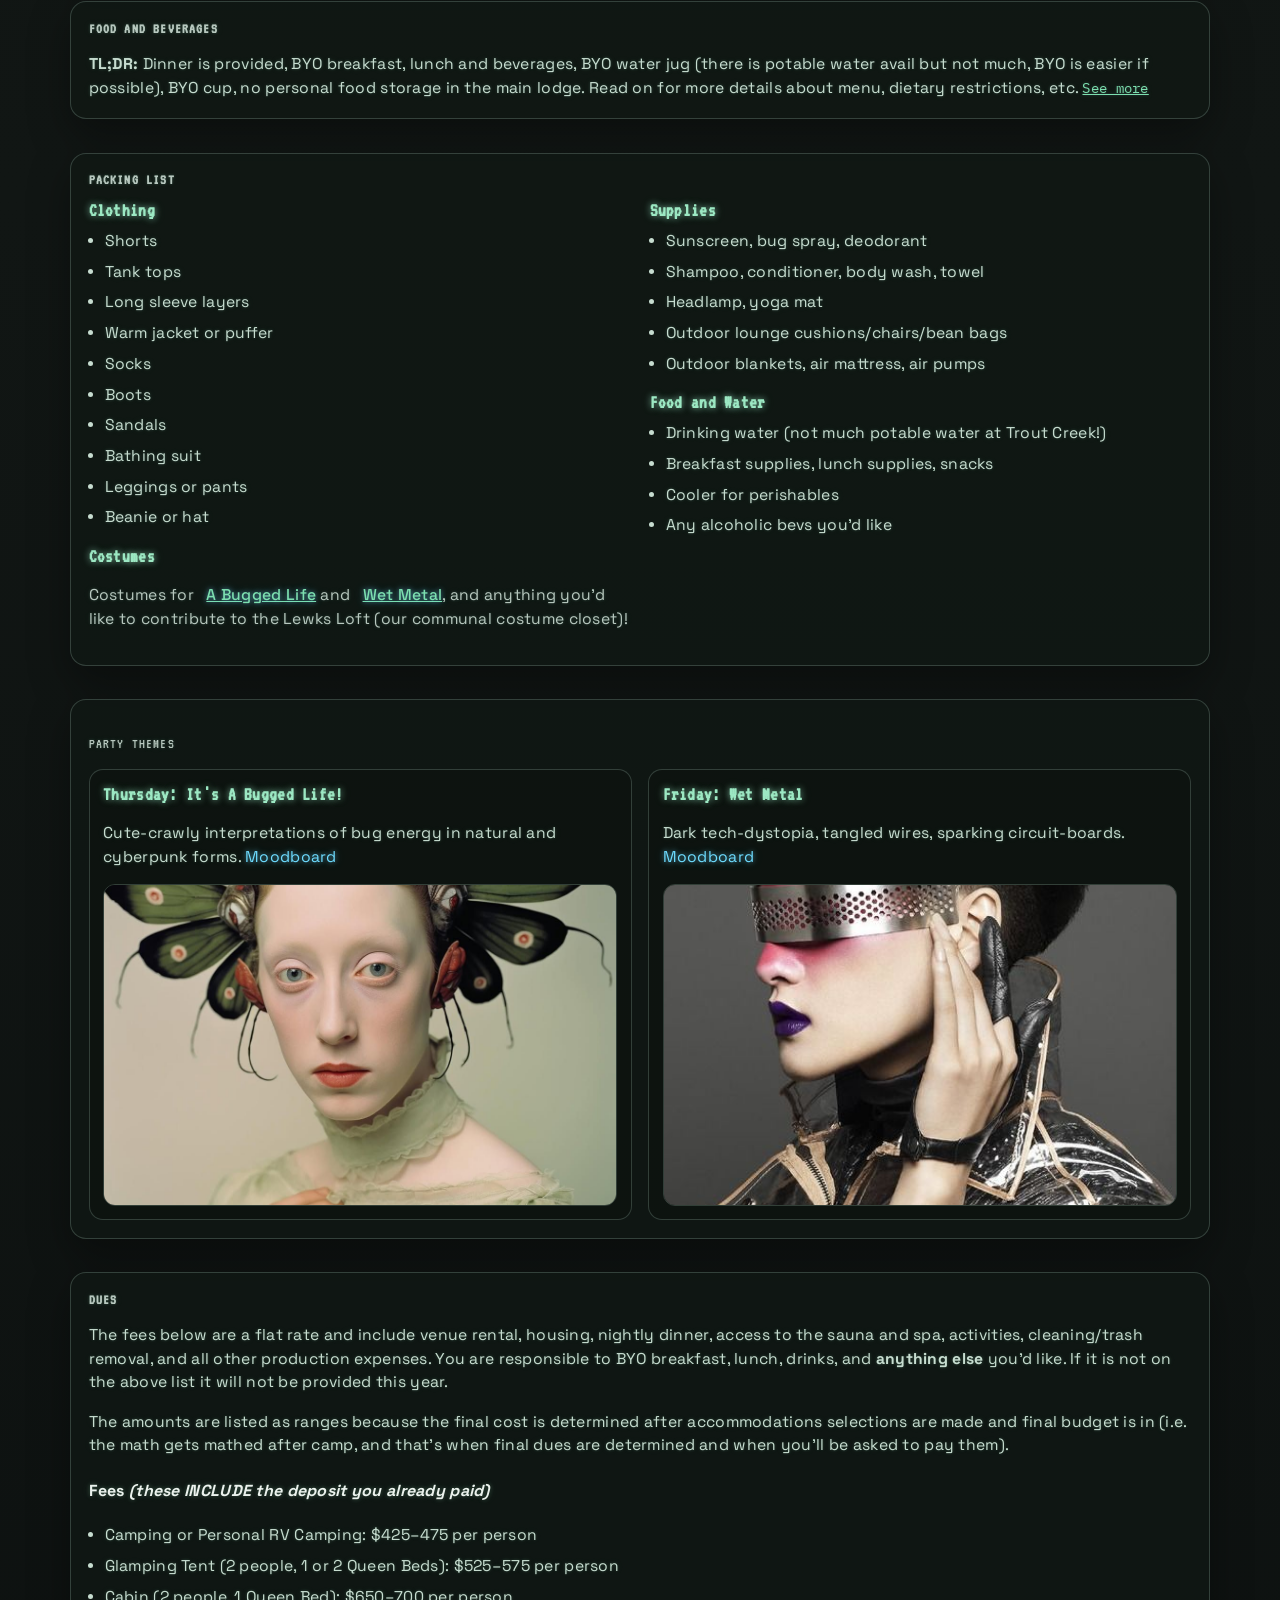
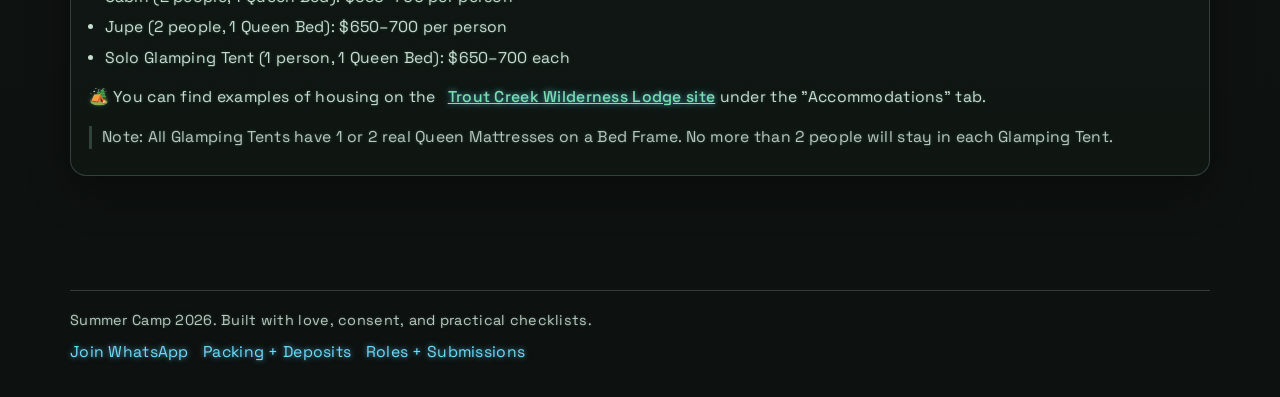
<file: logistics.html>
<!doctype html>
<html lang="en">
  <head>
    <meta charset="UTF-8" />
    <meta name="viewport" content="width=device-width, initial-scale=1.0" />
    <title>Summer Camp 2026 | Logistics</title>
    <meta name="description" content="Packing list, deposits, dates, arrivals, and practical camp logistics." />
    <link rel="preconnect" href="https://fonts.googleapis.com" />
    <link rel="preconnect" href="https://fonts.gstatic.com" crossorigin />
    <link
      href="https://fonts.googleapis.com/css2?family=IBM+Plex+Mono:wght@400;500;700&family=Space+Grotesk:wght@400;500;700&family=VT323&display=swap"
      rel="stylesheet"
    />
    <link rel="stylesheet" href="styles.css" />
    <script defer src="script.js"></script>
  </head>
  <body data-page="logistics">
    <div id="site-header"></div>

    <main class="site-shell">
      <section class="hero reveal">
        <div class="hero-grid">
          <div class="hero-copy">
            <span class="eyebrow">Logistics</span>
            <h1>Practical details</h1>
            <p>packing, payment, location, and arrival requirements.</p>
            <div class="get-involved-buttons">
              <a class="gi-btn btn-sm" href="itinerary.html">Itinerary</a>
              <a class="gi-btn btn-sm" href="#location">Location</a>
              <a class="gi-btn btn-sm" href="#lodgings-map">Lodgings Map</a>
              <a class="gi-btn btn-sm" href="#food-details">Food</a>
              <a class="gi-btn btn-sm" href="https://docs.google.com/spreadsheets/d/1CG1TxcXg4T2fsSi2MIREdmjRNv218fmQVadBsaoEj8E/edit?usp=sharing" target="_blank" rel="noopener noreferrer">Rideshare</a>
              <a class="gi-btn btn-sm" href="#packing-list">Packing List</a>
            </div>
          </div>
        </div>
      </section>

      <section class="section panel reveal location-panel" id="location">
        <h2 class="kicker">Location + Time</h2>
        <h3><a href="https://www.troutcreekwildernesslodge.com/" target="_blank" rel="noopener noreferrer">Trout Creek Wilderness Lodge</a></h3>
        <p class="detail-line"><span class="detail-label">Address:</span> <a class="inline-link" href="https://goo.gl/maps/KpsRf2f8dY4yn3bf7" target="_blank" rel="noopener noreferrer">36799 S. Dickey Prairie Road, Molalla, OR 97038</a></p>
        <p class="detail-line"><span class="detail-label">Directions:</span> Google Maps will take you to the owner's house, keep driving past it and you'll see a sign for Trout Creek Wilderness Lodge on your left. Turn in there and check-in at the greeting table!</p>
        <p class="detail-line"><span class="detail-label">Dates:</span> July 1 - July 6</p>
        <p class="detail-line"><span class="detail-label">Timing:</span> Campers are welcome to attend for the full duration, or a shorter stay that includes at least Build (Weds, 7/1, arrive by 2pm latest) or Break (Sun, 7/5, until 5pm). All campers are required to attend the welcome meeting (Thurs 7/2 @ 5pm).</p>
        <p class="detail-line"><span class="detail-label">Camp Map:</span> <a class="inline-link" href="https://drive.google.com/file/d/1LnUQT28rV8-8BtjwcM7kEa1M0crHncbp/view?usp=sharing" target="_blank" rel="noopener noreferrer">View the 2026 camp map</a></p>
      </section>

      <section class="section panel reveal" id="lodgings-map">
        <h2 class="kicker">Lodgings Map</h2>
        <div class="view-toggle lodgings-toggle">
          <button class="view-btn active" data-view="map">Map</button>
          <button class="view-btn" data-view="list">List</button>
        </div>

        <div id="lodgings-map-view">
          <div class="map-expand-icon" id="map-expand-btn" title="Expand to fullscreen">⤢</div>
          <img src="assets/lodgings-map.png" alt="Camp lodgings map" class="lodgings-map-img" id="lodgings-map-img" />
        </div>

        <div id="lodgings-list-view" style="display:none;">
          <div class="lodgings-table-wrap">
            <table class="lodgings-table">
              <colgroup>
                <col style="width:25%">
                <col style="width:30%">
                <col style="width:30%">
                <col style="width:15%">
              </colgroup>
              <thead><tr><th>Accommodation</th><th>Sleeping Space</th><th>Camper(s)</th><th>Check-in</th></tr></thead>
              <tbody>
                <tr class="lodgings-section-row"><td colspan="4">Bell Tents</td></tr>
                <tr><td>Bell Tent 1</td><td>2 Queen Beds</td><td>Michelle Tran</td><td>Thursday</td></tr>
                <tr><td>Bell Tent 2</td><td>2 Queen Beds</td><td>Emily Galante, Jada Willard</td><td>Thursday</td></tr>
                <tr><td>Bell Tent 3</td><td>2 Queen Beds</td><td>Allie Sepanek, Chris Ficalora</td><td>Wednesday</td></tr>
                <tr><td>Bell Tent 4</td><td>1 Queen Bed</td><td>Shannon Keavy, David Roach</td><td>Thursday</td></tr>
                <tr><td>Bell Tent 5</td><td>1 Queen Bed</td><td>Angela Schmidt</td><td>Thursday</td></tr>
                <tr><td>Bell Tent 6</td><td>1 Queen Bed</td><td>Zach Fischer, Andrew Kwist</td><td>Wednesday</td></tr>
                <tr><td>Bell Tent 7</td><td>1 Queen Bed</td><td>Mackenzie Mock</td><td>Thursday</td></tr>
                <tr><td>Bell Tent 8</td><td>1 Queen Bed</td><td>Chris Petrie</td><td>Thursday</td></tr>
                <tr><td>Bell Tent 9</td><td>1 Queen Bed</td><td>Ryan Kinholt, Hannah Click</td><td>Thursday</td></tr>
                <tr><td>Bell Tent 10</td><td>2 Queen Beds</td><td>Laura Holman, Katie Holt</td><td>Thursday</td></tr>
                <tr><td>Bell Tent 11</td><td>2 Queen Beds</td><td>Kudra, Kat</td><td>Thursday</td></tr>
                <tr><td>Bell Tent 12</td><td>2 Queen Beds</td><td>Ray Zhang, Hannah Bowley</td><td>Wednesday</td></tr>
                <tr><td>Bell Tent 13</td><td>2 Queen Beds</td><td>Benjamin Ayers, Jenna Knell</td><td>Wednesday</td></tr>
                <tr><td>Bell Tent 14</td><td>2 Queen Beds</td><td>Alaina Goesling</td><td>Thursday</td></tr>
                <tr><td>Bell Tent 15</td><td>1 Queen Bed</td><td>Christian Huessy</td><td>Wednesday</td></tr>
                <tr><td>Bell Tent 16</td><td>1 Queen Bed</td><td>Phoebe, Benjamin Young</td><td>Thursday</td></tr>
                <tr><td>Bell Tent 17</td><td>1 Queen Bed</td><td>Sue Caputo</td><td>Thursday</td></tr>
                <tr><td>Bell Tent 18</td><td>1 Queen Bed</td><td>Jess Lam, Jillian Rago</td><td>Wednesday</td></tr>
                <tr><td>Bell Tent 19</td><td>2 Queen Beds</td><td>Nick and Quirine, Miranda</td><td>Wednesday</td></tr>
                <tr><td>Bell Tent 20</td><td>2 Queen Beds</td><td>Ryan Wythe, Zoe Woodcraft</td><td>Wednesday</td></tr>
                <tr class="lodgings-section-row"><td colspan="4">Jupes</td></tr>
                <tr><td>Jupe 1</td><td>1 Queen Bed</td><td>Alex F, Dana S</td><td>Wednesday</td></tr>
                <tr><td>Jupe 3</td><td>1 Queen Bed</td><td>Spencer, Summer</td><td>Tuesday</td></tr>
                <tr><td>Jupe 4</td><td>1 Queen Bed</td><td>Jonny Jackson</td><td>Thursday</td></tr>
                <tr class="lodgings-section-row"><td colspan="4">Cabins</td></tr>
                <tr><td>Cabin 1</td><td>1 Queen Bed</td><td>Ben Dean, Lori</td><td>Wednesday</td></tr>
                <tr><td>Cabin 2</td><td>1 Queen Bed</td><td>Sara Silva, Joey F</td><td>Thursday</td></tr>
                <tr><td>Cabin 3</td><td>1 Queen Bed</td><td>Evan Scott, Alex Mack</td><td>Wednesday</td></tr>
                <tr><td>Cabin 4</td><td>1 Queen Bed</td><td>Peggy Liu, Jonathan Brown</td><td>Thursday</td></tr>
                <tr><td>Lil Blue Tiny Home</td><td>1 Queen Bed</td><td>Roy, Clare</td><td>Wednesday</td></tr>
                <tr><td>S'more Tiny Home</td><td>1 Queen Bed, 1 Single Bed, table converts to bed</td><td>Tori, Justin</td><td>Wednesday</td></tr>
                <tr><td>Main Cabin</td><td>—</td><td>Haley and KJ, Philly Phil</td><td>Wednesday</td></tr>
                <tr class="lodgings-section-row"><td colspan="4">RV &amp; Vans</td></tr>
                <tr><td>RV</td><td>1 Queen Bed</td><td>Brent, Shae</td><td>Wednesday</td></tr>
                <tr><td>Van near Sauna</td><td>—</td><td>Elsie</td><td>Thursday</td></tr>
                <tr><td>Van near Sauna</td><td>—</td><td>Jenny</td><td>Wednesday</td></tr>
                <tr><td>Van near Sauna</td><td>—</td><td>Harlan Whitman, Julia Tung</td><td>Wednesday</td></tr>
                <tr><td>Van near Sauna</td><td>—</td><td>Mackenzie, Ildrich</td><td>Wednesday</td></tr>
                <tr><td>Van somewhere or Tent</td><td>—</td><td>Drew P</td><td>Wednesday</td></tr>
                <tr class="lodgings-section-row"><td colspan="4">Campsites</td></tr>
                <tr><td>Campsite 1</td><td>—</td><td>Haley Jo</td><td>Wednesday</td></tr>
                <tr><td>Campsite 3</td><td>—</td><td>Jordan Somers</td><td>Wednesday</td></tr>
                <tr><td>Campsite 4</td><td>—</td><td>Rose</td><td>Friday</td></tr>
                <tr><td>Campsite 6</td><td>—</td><td>Jacqui Boyer, Sarah Puckett</td><td>Thursday</td></tr>
                <tr><td>Campsite 7</td><td>—</td><td>William, Clarissa</td><td>Wednesday</td></tr>
                <tr><td>Campsite 12</td><td>—</td><td>Lucy Gunter, Colin Quinn</td><td>Wednesday</td></tr>
                <tr><td>Campsite 14</td><td>—</td><td>Kipp</td><td>Wednesday</td></tr>
                <tr><td>Campsite 28</td><td>—</td><td>Johannes, Britta</td><td>Thursday</td></tr>
                <tr><td>Campsite 30</td><td>—</td><td>Liz, Andrew</td><td>Wednesday</td></tr>
              </tbody>
            </table>
          </div>
        </div>
      </section>

      <section class="section panel reveal" id="food-and-beverages">
        <h2 class="kicker">Food and Beverages</h2>
        <details class="expandable" id="food-details">
          <summary class="expandable-inline"><p><strong>TL;DR:</strong> Dinner is provided, BYO breakfast, lunch and beverages, BYO water jug (there is potable water avail but not much, BYO is easier if possible), BYO cup, no personal food storage in the main lodge. Read on for more details about menu, dietary restrictions, etc. <span class="see-more-link">See more</span></p></summary>
          <div class="expandable-content">
            <h3>Dinner is provided!</h3>
            <p>Dinner is provided every evening (Wed–Sun). While we can't guarantee no cross-contamination, our cooks do their absolute darndest to accommodate dietary needs. Campers are responsible for bringing their own breakfast, lunch, and bevvies (alc and non-alc).</p>

            <h3>Dinner Menu</h3>
            <ul class="list-clean">
              <li>Wed: Saul's Taco Truck</li>
              <li>Thurs: Cuntwrap Supremez</li>
              <li>Fri: Mezze</li>
              <li>Sat: Nourish Thyself Bowls</li>
              <li>Sun: Return of Trash Dinner</li>
            </ul>

            <h3>Storing your food</h3>
            <p>Consistent with last year, the lodge fridges will be prioritized for communal dinner ingredients. Exceptions happily made for folks with specific dietary needs (reach out to Jenna with any questions). Otherwise, please plan to store any perishables (or cold bevvies) you bring in your own coolers. The closest grocery store (for ice runs, etc.) is located in Molalla, about 15 minutes away.</p>

            <h3>Prepping your food</h3>
            <p>Lodge kitchen is fair game for preparing your own breakfast and lunch — just be mindful of dinner crews' needs in the evenings. Please note that the kitchen is no longer stocked with oils or spices — so be sure to bring what you need. There will be some communal snacks. If you have any you want to share, let them pile abundantly in the main lodge! There's also a new Breville Espresso machine — ooo!</p>

            <h3>Water</h3>
            <p>Most of the water at Trout Creek is NOT POTABLE. There is one built-in water filter in the main lodge sink and large Berkey water filters in the main lodge and sauna area. The Berkey filters are very slow, so if you find them low, please refill them. Consider bringing a large jug of water for personal use.</p>
          </div>
        </details>
      </section>

      <section class="section panel reveal" id="packing-list">
        <h2 class="kicker">Packing List</h2>
        <div class="grid two packing-grid">
          <div class="packing-col">
            <h3>Clothing</h3>
            <ul class="list-clean">
              <li>Shorts</li>
              <li>Tank tops</li>
              <li>Long sleeve layers</li>
              <li>Warm jacket or puffer</li>
              <li>Socks</li>
              <li>Boots</li>
              <li>Sandals</li>
              <li>Bathing suit</li>
              <li>Leggings or pants</li>
              <li>Beanie or hat</li>
            </ul>

            <h3>Costumes</h3>
            <p>
              Costumes for
              <a class="inline-link" href="https://www.pinterest.com/spencermartin43/lewks-its-a-bugged-life/" target="_blank" rel="noopener noreferrer">A Bugged Life</a>
              and
              <a class="inline-link" href="https://www.pinterest.com/spencermartin43/lewks-wet-metal/" target="_blank" rel="noopener noreferrer">Wet Metal</a>,
              and anything you'd like to contribute to the Lewks Loft (our communal costume closet)!
            </p>
          </div>

          <div class="packing-col">
            <h3>Supplies</h3>
            <ul class="list-clean">
              <li>Sunscreen, bug spray, deodorant</li>
              <li>Shampoo, conditioner, body wash, towel</li>
              <li>Headlamp, yoga mat</li>
              <li>Outdoor lounge cushions/chairs/bean bags</li>
              <li>Outdoor blankets, air mattress, air pumps</li>
            </ul>

            <h3>Food and Water</h3>
            <ul class="list-clean">
              <li>Drinking water (not much potable water at Trout Creek!)</li>
              <li>Breakfast supplies, lunch supplies, snacks</li>
              <li>Cooler for perishables</li>
              <li>Any alcoholic bevs you'd like</li>
            </ul>
          </div>
        </div>
      </section>

      <section class="section panel reveal" id="party-themes">
        <p class="kicker">Party Themes</p>
        <div class="party-themes-grid">
          <article class="theme-card">
            <div class="theme-copy">
              <h3>Thursday: It's A Bugged Life!</h3>
              <p>
                Cute-crawly interpretations of bug energy in natural and cyberpunk forms.
                <a
                  href="https://www.pinterest.com/spencermartin43/lewks-its-a-bugged-life/"
                  target="_blank"
                  rel="noopener noreferrer"
                  >Moodboard</a
                >
              </p>
            </div>
            <figure class="theme-image">
              <img src="assets/theme-thursday.jpg" alt="Thursday theme inspiration image for It's A Bugged Life." />
            </figure>
          </article>

          <article class="theme-card">
            <div class="theme-copy">
              <h3>Friday: Wet Metal</h3>
              <p>
                Dark tech-dystopia, tangled wires, sparking circuit-boards.
                <a
                  href="https://www.pinterest.com/spencermartin43/lewks-wet-metal/"
                  target="_blank"
                  rel="noopener noreferrer"
                  >Moodboard</a
                >
              </p>
            </div>
            <figure class="theme-image">
              <img src="assets/theme-friday.jpg" alt="Friday theme inspiration image for Wet Metal." />
            </figure>
          </article>
        </div>
      </section>

      <section class="section panel reveal" id="dues">
        <h2 class="kicker">Dues</h2>
        <p>The fees below are a flat rate and include venue rental, housing, nightly dinner, access to the sauna and spa, activities, cleaning/trash removal, and all other production expenses. You are responsible to BYO breakfast, lunch, drinks, and <strong>anything else</strong> you'd like. If it is not on the above list it will not be provided this year.</p>
        <p>The amounts are listed as ranges because the final cost is determined after accommodations selections are made and final budget is in (i.e. the math gets mathed after camp, and that's when final dues are determined and when you'll be asked to pay them).</p>

        <h4>Fees <em>(these INCLUDE the deposit you already paid)</em></h4>
        <ul class="list-clean">
          <li>Camping or Personal RV Camping: $425–475 per person</li>
          <li>Glamping Tent (2 people, 1 or 2 Queen Beds): $525–575 per person</li>
          <li>Cabin (2 people, 1 Queen Bed): $650–700 per person</li>
          <li>Jupe (2 people, 1 Queen Bed): $650–700 per person</li>
          <li>Solo Glamping Tent (1 person, 1 Queen Bed): $650–700 each</li>
        </ul>

        <p>🏕️ You can find examples of housing on the <a class="inline-link" href="https://www.troutcreekwildernesslodge.com/" target="_blank" rel="noopener noreferrer">Trout Creek Wilderness Lodge site</a> under the "Accommodations" tab.</p>
        <p class="detail-note">Note: All Glamping Tents have 1 or 2 real Queen Mattresses on a Bed Frame. No more than 2 people will stay in each Glamping Tent.</p>
      </section>

    </main>

    <div id="site-footer"></div>
    <script src="effects.js"></script>
    <script>
      // Food details expand
      if (window.location.hash === "#food-details") {
        var details = document.getElementById("food-details");
        if (details) {
          details.open = true;
          details.scrollIntoView({ behavior: "smooth" });
        }
      }

      // Lodgings map/list toggle
      (function() {
        var btns = document.querySelectorAll(".lodgings-toggle .view-btn");
        var mapView = document.getElementById("lodgings-map-view");
        var listView = document.getElementById("lodgings-list-view");
        if (!btns.length || !mapView || !listView) return;

        btns.forEach(function(btn) {
          btn.addEventListener("click", function() {
            btns.forEach(function(b) { b.classList.remove("active"); });
            btn.classList.add("active");
            if (btn.dataset.view === "map") {
              mapView.style.display = "";
              listView.style.display = "none";
            } else {
              mapView.style.display = "none";
              listView.style.display = "";
            }
          });
        });

        // Fullscreen expand
        var img = document.getElementById("lodgings-map-img");
        var expandBtn = document.getElementById("map-expand-btn");

        function openFullscreen() {
          var overlay = document.createElement("div");
          overlay.className = "map-fullscreen-overlay";
          overlay.innerHTML = '<img src="assets/lodgings-map.png" alt="Camp lodgings map" /><button class="map-close-btn">&times;</button>';
          document.body.appendChild(overlay);
          overlay.addEventListener("click", function(e) {
            if (e.target === overlay || e.target.classList.contains("map-close-btn")) {
              document.body.removeChild(overlay);
            }
          });
        }

        if (expandBtn) expandBtn.addEventListener("click", openFullscreen);
        if (img) {
          img.style.cursor = "pointer";
          img.addEventListener("click", openFullscreen);
        }
      })();
    </script>
    <script defer src="https://va.vercel-scripts.com/v1/script.js"></script>
  </body>
</html>
</file>
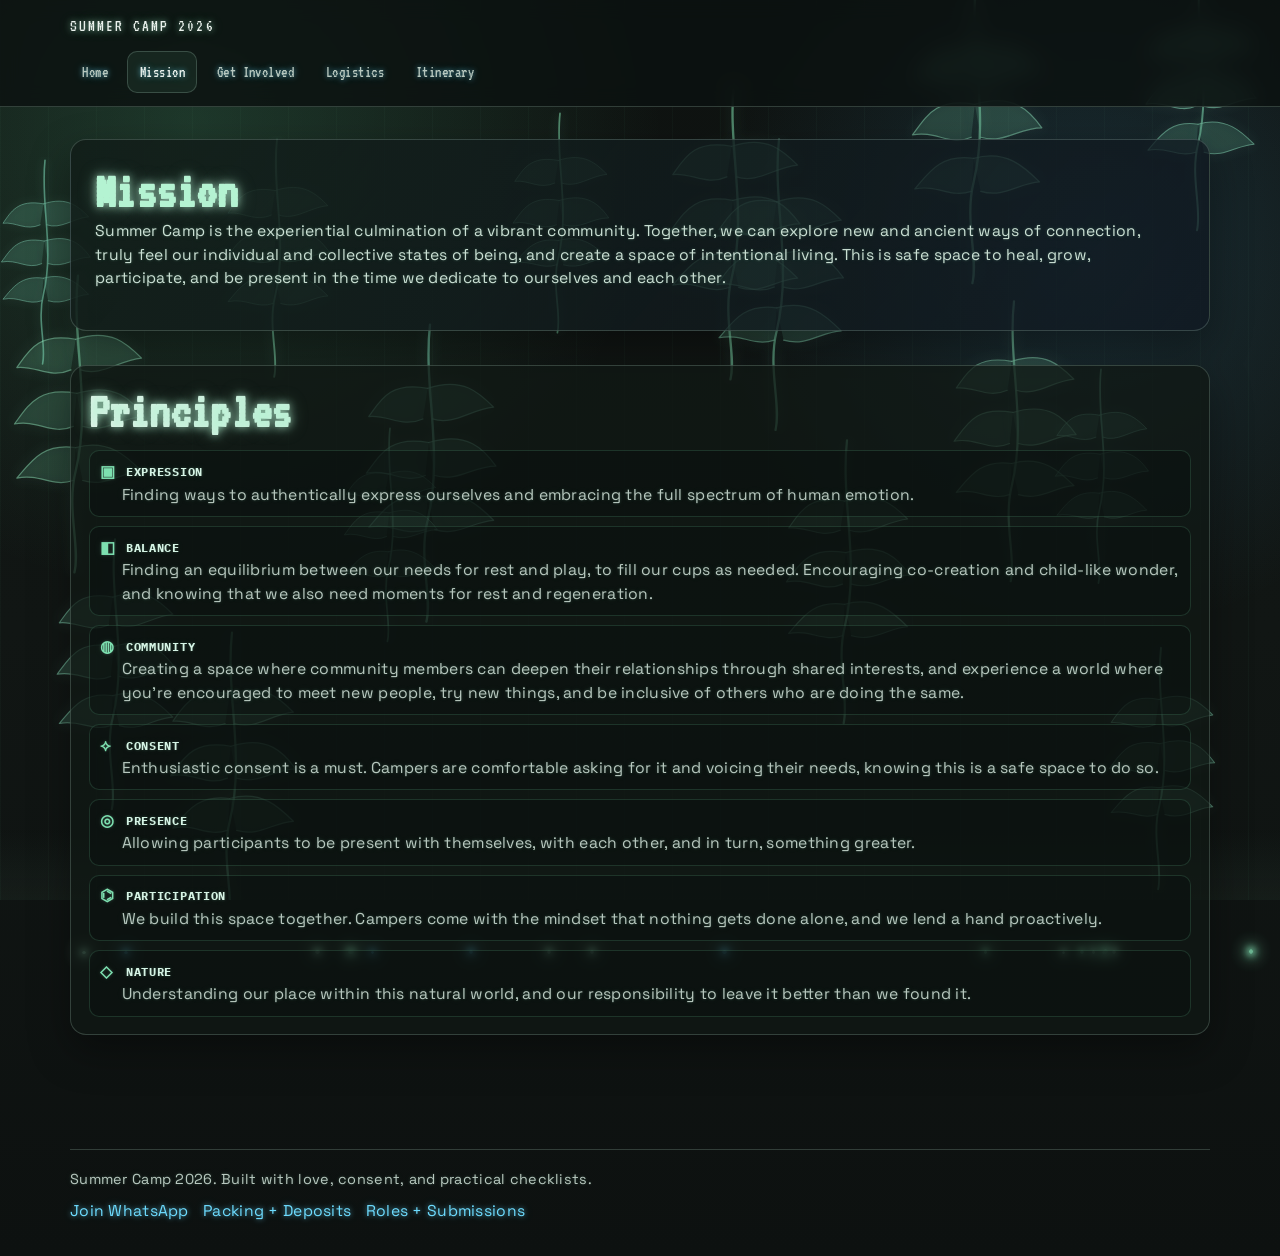
<file: mission-and-principles.html>
<!doctype html>
<html lang="en">
  <head>
    <meta charset="UTF-8" />
    <meta name="viewport" content="width=device-width, initial-scale=1.0" />
    <title>Summer Camp 2026 | Mission</title>
    <meta name="description" content="Summer Camp 2026 mission and principles." />
    <link rel="preconnect" href="https://fonts.googleapis.com" />
    <link rel="preconnect" href="https://fonts.gstatic.com" crossorigin />
    <link
      href="https://fonts.googleapis.com/css2?family=IBM+Plex+Mono:wght@400;500;700&family=Space+Grotesk:wght@400;500;700&family=VT323&display=swap"
      rel="stylesheet"
    />
    <link rel="stylesheet" href="styles.css" />
    <script defer src="script.js"></script>
  </head>
  <body data-page="mission">
    <div id="site-header"></div>

    <main class="site-shell">
      <section class="hero reveal" id="mission">
        <div class="hero-grid">
          <div class="hero-copy">
            <h1 class="section-title">Mission</h1>
            <p>
              Summer Camp is the experiential culmination of a vibrant community. Together, we can explore new and
              ancient ways of connection, truly feel our individual and collective states of being, and create a space
              of intentional living. This is safe space to heal, grow, participate, and be present in the time we
              dedicate to ourselves and each other.
            </p>
          </div>
        </div>
      </section>

      <section class="section panel reveal" id="principles">
        <h2 class="section-title">Principles</h2>
        <ol class="list-clean principles-list">
          <li>
            <span class="principle-glyph" aria-hidden="true">▣</span>
            <span class="line-title">Expression</span>
            <span class="line-description">Finding ways to authentically express ourselves and embracing the full spectrum of human emotion.</span>
          </li>
          <li>
            <span class="principle-glyph" aria-hidden="true">◧</span>
            <span class="line-title">Balance</span>
            <span class="line-description">Finding an equilibrium between our needs for rest and play, to fill our cups as needed. Encouraging co-creation and child-like wonder, and knowing that we also need moments for rest and regeneration.</span>
          </li>
          <li>
            <span class="principle-glyph" aria-hidden="true">◍</span>
            <span class="line-title">Community</span>
            <span class="line-description">Creating a space where community members can deepen their relationships through shared interests, and experience a world where you&rsquo;re encouraged to meet new people, try new things, and be inclusive of others who are doing the same.</span>
          </li>
          <li>
            <span class="principle-glyph" aria-hidden="true">⟡</span>
            <span class="line-title">Consent</span>
            <span class="line-description">Enthusiastic consent is a must. Campers are comfortable asking for it and voicing their needs, knowing this is a safe space to do so.</span>
          </li>
          <li>
            <span class="principle-glyph" aria-hidden="true">◎</span>
            <span class="line-title">Presence</span>
            <span class="line-description">Allowing participants to be present with themselves, with each other, and in turn, something greater.</span>
          </li>
          <li>
            <span class="principle-glyph" aria-hidden="true">⌬</span>
            <span class="line-title">Participation</span>
            <span class="line-description">We build this space together. Campers come with the mindset that nothing gets done alone, and we lend a hand proactively.</span>
          </li>
          <li>
            <span class="principle-glyph" aria-hidden="true">◇</span>
            <span class="line-title">Nature</span>
            <span class="line-description">Understanding our place within this natural world, and our responsibility to leave it better than we found it.</span>
          </li>
        </ol>
      </section>
    </main>

    <div id="site-footer"></div>
    <script src="effects.js"></script>
    <script defer src="https://va.vercel-scripts.com/v1/script.js"></script>
  </body>
</html>
</file>
<file: styles.css>
/* --- Deep-link scroll behaviour --- */
html {
  scroll-behavior: smooth;
  scroll-padding-top: 7rem; /* clear the sticky topbar */
}

/* --- Drifting Spores & Growing Vines Effects --- */
#spore-layer {
  position: fixed;
  inset: 0;
  z-index: 1;
  pointer-events: none;
  width: 100vw;
  height: 100vh;
  mix-blend-mode: screen;
}

#code-layer {
  position: fixed;
  inset: 0;
  z-index: 1;
  pointer-events: none;
  width: 100vw;
  height: 100vh;
  overflow: hidden;
}

#fern-canopy {
  position: fixed;
  left: 0;
  top: 0;
  width: 100vw;
  height: 100vh;
  pointer-events: none;
  z-index: 1;
  overflow: hidden;
  mix-blend-mode: screen;
}

.fern {
  position: absolute;
  transform-origin: 50% 0%;
  transform: scale(var(--fern-scale, 1));
  animation: fern-sway var(--fern-sway-duration, 16s) ease-in-out var(--fern-delay, 0s) infinite;
  filter: hue-rotate(var(--fern-hue, 0deg));
  opacity: 0.72;
}

.fern svg {
  display: block;
}

.fern-stem {
  fill: none;
  stroke: rgba(122, 224, 176, 0.74);
  stroke-width: 2;
  stroke-linecap: round;
  stroke-linejoin: round;
  filter: drop-shadow(0 0 6px rgba(122, 224, 176, 0.46));
}

.fern-frond {
  transform-box: fill-box;
  transform-origin: 50% 0%;
  animation:
    fern-unfurl var(--fern-unfurl-duration, 32s) cubic-bezier(0.17, 0.84, 0.34, 1) var(--fern-delay, 0s) infinite,
    frond-wave 5s ease-in-out var(--fern-delay, 0s) infinite;
}

.fern-frond path {
  fill: rgba(108, 214, 167, 0.22);
  stroke: rgba(140, 237, 194, 0.65);
  stroke-width: 1.05;
  stroke-linecap: round;
  stroke-linejoin: round;
  filter: drop-shadow(0 0 6px rgba(140, 237, 194, 0.35));
}

.fern-frond-a {
  animation-delay: calc(var(--fern-delay, 0s) + 0s), calc(var(--fern-delay, 0s) + 0s);
}

.fern-frond-b {
  animation-delay: calc(var(--fern-delay, 0s) + 2.2s), calc(var(--fern-delay, 0s) + 1s);
  animation-direction: normal, reverse;
}

.fern-frond-c {
  animation-delay: calc(var(--fern-delay, 0s) + 4.3s), calc(var(--fern-delay, 0s) + 2s);
}

@keyframes fern-unfurl {
  0% {
    transform: rotate(-22deg) scaleY(0.08) scaleX(0.54);
    opacity: 0.2;
  }
  34% {
    transform: rotate(-8deg) scaleY(0.55) scaleX(0.84);
    opacity: 0.58;
  }
  62% {
    transform: rotate(6deg) scaleY(0.96) scaleX(1.02);
    opacity: 0.74;
  }
  100% {
    transform: rotate(12deg) scaleY(1.08) scaleX(1.04);
    opacity: 0.68;
  }
}

@keyframes fern-sway {
  0% {
    transform: translateX(-8px) rotate(-4deg) scale(var(--fern-scale, 1));
  }
  25% {
    transform: translateX(2px) rotate(1deg) scale(var(--fern-scale, 1));
  }
  50% {
    transform: translateX(10px) rotate(5deg) scale(var(--fern-scale, 1));
  }
  75% {
    transform: translateX(-1px) rotate(-2deg) scale(var(--fern-scale, 1));
  }
  100% {
    transform: translateX(-8px) rotate(-4deg) scale(var(--fern-scale, 1));
  }
}

@keyframes frond-wave {
  0% {
    transform: rotate(-6deg) scaleY(1) scaleX(1);
  }
  25% {
    transform: rotate(3deg) scaleY(1.06) scaleX(0.96);
  }
  50% {
    transform: rotate(8deg) scaleY(0.94) scaleX(1.04);
  }
  75% {
    transform: rotate(-2deg) scaleY(1.04) scaleX(0.98);
  }
  100% {
    transform: rotate(-6deg) scaleY(1) scaleX(1);
  }
}

.code-snippet {
  position: absolute;
  bottom: -16vh;
  font-family: "IBM Plex Mono", monospace;
  font-size: clamp(0.58rem, 1.05vw, 0.76rem);
  letter-spacing: 0.02em;
  white-space: nowrap;
  opacity: 0;
  filter: blur(0.15px);
  transform-origin: center;
  animation-name: code-flutter;
  animation-timing-function: linear;
  animation-iteration-count: infinite;
}

@keyframes code-flutter {
  0% {
    transform: translate3d(0, 0, 0) rotate(0deg) skewX(0deg);
    opacity: 0;
  }
  8% {
    opacity: 0.44;
  }
  26% {
    transform: translate3d(calc(var(--drift-x) * 0.45), calc(var(--wobble-y) * -0.45), 0) rotate(calc(var(--flutter-amp) * -0.45)) skewX(2deg);
    opacity: 0.66;
  }
  48% {
    transform: translate3d(calc(var(--drift-x) * -0.32), calc(var(--wobble-y) * -1.2), 0) rotate(calc(var(--flutter-amp) * 0.62)) skewX(-3deg);
    opacity: 0.74;
  }
  72% {
    transform: translate3d(calc(var(--drift-x) * 0.7), calc(var(--wobble-y) * -2.2), 0) rotate(calc(var(--flutter-amp) * -0.75)) skewX(1deg);
    opacity: 0.56;
  }
  100% {
    transform: translate3d(calc(var(--drift-x) * -0.4), -122vh, 0) rotate(calc(var(--flutter-amp) * 0.35)) skewX(-1deg);
    opacity: 0;
  }
}
.spore {
  position: absolute;
  bottom: -6vh;
  border-radius: 50%;
  filter: blur(0.3px);
  opacity: 0.82;
}
@keyframes spore-drift {
  0% {
    transform: translateY(0) translateX(0);
    opacity: 0;
  }
  6% {
    opacity: 0.8;
  }
  30% {
    transform: translateY(-30vh) translateX(-30px);
    opacity: 0.92;
  }
  55% {
    transform: translateY(-65vh) translateX(50px);
    opacity: 0.96;
  }
  70% {
    opacity: 0.88;
  }
  100% {
    transform: translateY(-115vh) translateX(0);
    opacity: 0;
  }
}
#vine-layer {
  position: fixed;
  inset: 0;
  z-index: 1;
  pointer-events: none;
  width: 100vw;
  height: 100vh;
  mix-blend-mode: screen;
}

header,
main,
footer {
  position: relative;
  z-index: 2;
}
.vine-main, .vine-off {
  stroke-linecap: round;
  stroke-linejoin: round;
  filter: drop-shadow(0 0 8px #7de0b08a);
}
.vine-group {
  transform-box: fill-box;
  transform-origin: 50% 100%;
}
.vine-tendril {
  filter: drop-shadow(0 0 7px #68d8c08a);
  transform-box: fill-box;
  transform-origin: center;
}
.vine-leaf ellipse {
  filter: drop-shadow(0 0 4px #7de0b088);
  transform-box: fill-box;
  transform-origin: center;
}
/* Get Involved hero action buttons */
.get-involved-buttons {
  display: flex;
  gap: 1rem;
  margin-top: 1.7rem;
  flex-wrap: wrap;
}

.gi-btn {
  display: inline-block;
  background: linear-gradient(92deg, #7de0b0 0%, #5dd2ff 100%);
  color: #0d1814;
  font-family: "IBM Plex Mono", monospace;
  font-weight: 700;
  text-transform: uppercase;
  letter-spacing: 0.07em;
  border: none;
  border-radius: 999px;
  padding: 0.7rem 1.5rem;
  font-size: 1rem;
  box-shadow: 0 2px 12px rgba(125, 224, 176, 0.13);
  transition: background 0.18s, color 0.18s, box-shadow 0.18s;
  text-decoration: none;
}

.gi-btn:hover {
  background: linear-gradient(92deg, #5dd2ff 0%, #7de0b0 100%);
  color: #0d1814;
  box-shadow: 0 4px 18px rgba(93, 210, 255, 0.18);
  text-decoration: underline;
}

/* Art + Activities block grid */
.art-ideas-grid {
  display: grid;
  gap: 1.2rem;
  margin-top: 1.1rem;
}

@media (min-width: 700px) {
  .art-ideas-grid {
    grid-template-columns: 1fr 1fr;
    gap: 2.2rem;
  }
}

/* Inline link style for sign-up and form links */
.inline-link {
  color: #7de0b0;
  font-weight: 500;
  text-decoration: underline;
  margin-left: 0.5rem;
  white-space: nowrap;
}

.inline-link:hover {
  color: #5dd2ff;
  text-decoration: underline wavy;
}
:root {
  --bg: #111614;
  --bg-elev: #1a211e;
  --text: #ebf2ed;
  --text-dim: #b8c8bf;
  --accent: #7de0b0;
  --accent-2: #5dd2ff;
  --danger: #ff7f7f;
  --line: rgba(182, 220, 199, 0.22);
  --shadow: 0 16px 40px rgba(0, 0, 0, 0.35);
  --radius: 16px;
  --crt-main: #9ce8c3;
  --crt-dim: #9ab3a5;
  --crt-info: #6edcff;
}

* {
  box-sizing: border-box;
}

html,
body {
  margin: 0;
  padding: 0;
}

body {
  font-family: "Space Grotesk", "Segoe UI", sans-serif;
  background:
    radial-gradient(circle at 15% 10%, rgba(90, 204, 146, 0.2), transparent 30%),
    radial-gradient(circle at 85% 20%, rgba(78, 175, 228, 0.17), transparent 26%),
    linear-gradient(180deg, #0f1311 0%, #111614 50%, #0d1110 100%);
  color: var(--text);
  line-height: 1.5;
  min-height: 100vh;
  letter-spacing: 0.018em;
  text-shadow:
    0 0 4px color-mix(in srgb, var(--crt-main) 26%, transparent),
    0 0 10px color-mix(in srgb, var(--crt-main) 14%, transparent);
}

body::before {
  content: "";
  pointer-events: none;
  position: fixed;
  inset: 0;
  background-image:
    linear-gradient(rgba(0, 0, 0, 0) 92%, rgba(108, 160, 130, 0.07) 100%),
    repeating-linear-gradient(90deg, rgba(125, 224, 176, 0.03) 0 1px, transparent 1px 48px);
  z-index: -1;
}

a {
  color: var(--crt-info);
  text-decoration: none;
  text-shadow:
    0 0 5px color-mix(in srgb, var(--crt-info) 58%, transparent),
    0 0 12px color-mix(in srgb, var(--crt-info) 24%, transparent);
}

a:hover {
  text-decoration: underline;
}

img {
  max-width: 100%;
  display: block;
}

.site-shell {
  width: min(1140px, 92vw);
  margin: 0 auto;
  padding-bottom: 3rem;
}

.topbar {
  position: sticky;
  top: 0;
  backdrop-filter: blur(10px);
  background: rgba(12, 18, 16, 0.82);
  border-bottom: 1px solid var(--line);
  z-index: 20;
}

.topbar-inner {
  width: min(1140px, 92vw);
  margin: 0 auto;
  display: flex;
  align-items: center;
  justify-content: space-between;
  gap: 1rem;
  padding: 0.8rem 0;
  position: relative;
}

.brand {
  color: var(--text);
  font-family: "VT323", "IBM Plex Mono", monospace;
  text-transform: uppercase;
  letter-spacing: 0.12em;
  font-size: 1.06rem;
  text-shadow:
    0 0 6px color-mix(in srgb, var(--crt-main) 64%, transparent),
    0 0 14px color-mix(in srgb, var(--crt-main) 28%, transparent);
}

.nav-toggle {
  display: none;
  background: none;
  border: 1px solid var(--line);
  border-radius: 8px;
  color: var(--text);
  font-family: "VT323", monospace;
  font-size: 1rem;
  padding: 0.4rem 0.8rem;
  cursor: pointer;
}

.main-nav {
  display: flex;
  flex-direction: row;
  flex-wrap: wrap;
  gap: 0.45rem;
  margin-top: 0.8rem;
  padding-bottom: 0.8rem;
}

@media (max-width: 768px) {
  .nav-toggle {
    display: block;
  }
  .main-nav {
    display: none;
    flex-direction: column;
    position: absolute;
    top: 100%;
    right: 0;
    background: var(--bg, #0c1210);
    border: 1px solid var(--line);
    border-radius: 8px;
    padding: 0.8rem;
    z-index: 100;
    margin-top: 0;
  }
  .main-nav.show {
    display: flex;
  }
}

.main-nav a {
  border: 1px solid transparent;
  border-radius: 10px;
  padding: 0.5rem 0.7rem;
  color: var(--text-dim);
  font-family: "VT323", "IBM Plex Mono", monospace;
  font-size: 1rem;
  letter-spacing: 0.03em;
}

.main-nav a.active,
.main-nav a:hover {
  color: var(--text);
  border-color: var(--line);
  background: rgba(125, 224, 176, 0.08);
  text-decoration: none;
}

.hero {
  margin-top: 2rem;
  border: 1px solid var(--line);
  border-radius: var(--radius);
  overflow: clip;
  box-shadow: var(--shadow);
  background: linear-gradient(130deg, rgba(18, 30, 25, 0.9), rgba(16, 24, 34, 0.75));
}

.hero-grid {
  display: grid;
  gap: 1.2rem;
  padding: 1.2rem;
  align-items: start;
}

.hero-top-grid {
  display: grid;
  grid-template-columns: 1fr;
  gap: 1.2rem;
}

.hero-top-grid > * {
  min-width: 0;
}

.hero h1 {
  margin: 0;
  font-size: clamp(1.9rem, 6.8vw, 3.2rem);
  line-height: 1.1;
  color: #b4f3d2;
  text-shadow:
    0 0 8px color-mix(in srgb, #b4f3d2 76%, transparent),
    0 0 18px color-mix(in srgb, #b4f3d2 34%, transparent);
}

.eyebrow {
  display: inline-block;
  margin-bottom: 0.9rem;
  font-family: "VT323", "IBM Plex Mono", monospace;
  letter-spacing: 0.09em;
  text-transform: uppercase;
  color: var(--crt-main);
  font-size: 0.96rem;
}

.hero-copy p {
  color: #cbe0d4;
  max-width: none;
  margin-top: 0;
}

.hero-description {
  color: #c3dfcd;
  max-width: none;
  margin: 0;
}

.hero-card {
  border: 1px solid var(--line);
  border-radius: 14px;
  background: rgba(11, 17, 15, 0.72);
  padding: 1rem;
}

.hero-addon {
  width: fit-content;
  max-width: 100%;
  display: flex;
  flex-direction: column;
  justify-content: space-between;
  gap: 0.55rem;
  padding: 0.75rem 0.8rem;
  align-self: start;
  justify-self: end;
  text-align: right;
  border-color: rgba(125, 224, 176, 0.42);
  background: linear-gradient(150deg, rgba(16, 28, 24, 0.92), rgba(16, 27, 38, 0.82));
}

.hero-addon .kicker {
  margin: 0;
  color: #7de0b0;
}

.hero-addon .callout {
  margin: 0;
}

.hero-addon .countdown {
  margin-top: 0;
  gap: 0.55rem;
  grid-template-columns: repeat(4, auto);
  justify-content: end;
}

.hero-addon .countdown-item {
  min-height: 68px;
  min-width: 62px;
  display: flex;
  flex-direction: column;
  align-items: center;
  justify-content: center;
}

.hero-addon .countdown-item strong {
  line-height: 1;
  font-size: 1.3rem;
  color: #8de6bc;
}

.hero-addon .countdown-item span {
  color: #9fd0b5;
}

.countdown {
  display: grid;
  grid-template-columns: repeat(4, minmax(0, 1fr));
  gap: 0.65rem;
  margin-top: 0.8rem;
}

.crt-countdown {
  position: relative;
  margin-top: 0.8rem;
  padding: 0.72rem 0.86rem;
  border-radius: 10px;
  border: 1px solid color-mix(in srgb, var(--accent) 15%, transparent);
  background: #020403;
  font-family: "VT323", "IBM Plex Mono", monospace;
  font-size: clamp(13px, 2.8vw, 17px);
  line-height: 1.6;
  letter-spacing: 0.02em;
  box-shadow: inset 0 0 40px color-mix(in srgb, var(--accent) 16%, transparent), 0 0 0 1px color-mix(in srgb, var(--accent) 6%, transparent);
  overflow: hidden;
  isolation: isolate;
  word-break: break-word;
}

.crt-countdown::before {
  content: "";
  position: absolute;
  inset: 0;
  pointer-events: none;
  background: repeating-linear-gradient(
    to bottom,
    transparent 0,
    transparent 2px,
    rgba(0, 0, 0, 0.18) 3px,
    transparent 4px
  );
  mix-blend-mode: multiply;
  z-index: 1;
}

.crt-countdown::after {
  content: "";
  position: absolute;
  inset: 0;
  pointer-events: none;
  background: rgba(255, 255, 255, 0.04);
  animation: crt-flicker 7s linear infinite;
  z-index: 2;
}

.hero-image figcaption.crt-caption {
  position: relative;
  margin-top: 0.7rem;
  padding: 0.75rem 0.86rem;
  border-radius: 10px;
  border: 1px solid color-mix(in srgb, var(--accent) 16%, transparent);
  background: #020403;
  font-family: "VT323", "IBM Plex Mono", monospace;
  font-size: 1.08rem;
  line-height: 1.58;
  letter-spacing: 0.01em;
  color: var(--accent);
  text-shadow:
    0 0 6px color-mix(in srgb, var(--accent) 76%, transparent),
    0 0 14px color-mix(in srgb, var(--accent) 32%, transparent);
  box-shadow:
    inset 0 0 36px color-mix(in srgb, var(--accent) 16%, transparent),
    0 0 0 1px color-mix(in srgb, var(--accent) 6%, transparent);
  overflow: hidden;
  isolation: isolate;
}

.hero-image figcaption.crt-caption::before {
  content: "";
  position: absolute;
  inset: 0;
  pointer-events: none;
  background: repeating-linear-gradient(
    to bottom,
    transparent 0,
    transparent 2px,
    rgba(0, 0, 0, 0.18) 3px,
    transparent 4px
  );
  mix-blend-mode: multiply;
  z-index: 1;
}

.hero-image figcaption.crt-caption::after {
  content: "";
  position: absolute;
  inset: 0;
  pointer-events: none;
  background: rgba(255, 255, 255, 0.04);
  animation: crt-flicker 7s linear infinite;
  z-index: 2;
}

.crt-caption-text {
  position: relative;
  z-index: 3;
}

.hero-image figcaption.crt-caption .crt-cursor {
  position: relative;
  z-index: 3;
}

.crt-line {
  position: relative;
  z-index: 3;
  margin: 0;
  color: var(--crt-color);
  text-shadow: 0 0 6px var(--crt-glow-tight), 0 0 14px var(--crt-glow-wide);
  overflow-wrap: break-word;
  word-break: break-word;
}

.crt-system {
  --crt-color: var(--text-dim);
  --crt-glow-tight: color-mix(in srgb, var(--text-dim) 60%, transparent);
  --crt-glow-wide: color-mix(in srgb, var(--text-dim) 28%, transparent);
}

.crt-ok {
  --crt-color: var(--accent);
  --crt-glow-tight: color-mix(in srgb, var(--accent) 72%, transparent);
  --crt-glow-wide: color-mix(in srgb, var(--accent) 32%, transparent);
}

.crt-info {
  --crt-color: var(--accent-2);
  --crt-glow-tight: color-mix(in srgb, var(--accent-2) 74%, transparent);
  --crt-glow-wide: color-mix(in srgb, var(--accent-2) 30%, transparent);
}

.crt-prompt {
  --crt-color: var(--accent);
  --crt-glow-tight: color-mix(in srgb, var(--accent) 72%, transparent);
  --crt-glow-wide: color-mix(in srgb, var(--accent) 30%, transparent);
}

.crt-prefix {
  color: var(--accent-2);
  text-shadow: 0 0 6px color-mix(in srgb, var(--accent-2) 72%, transparent), 0 0 14px color-mix(in srgb, var(--accent-2) 28%, transparent);
  margin-right: 0.25rem;
}

.crt-cursor {
  display: inline-block;
  width: 0.62ch;
  height: 1em;
  margin-left: 0.22rem;
  vertical-align: -0.08em;
  background-color: var(--accent);
  box-shadow: 0 0 6px color-mix(in srgb, var(--accent) 82%, transparent), 0 0 14px color-mix(in srgb, var(--accent) 40%, transparent);
  animation: blink 1.1s steps(2) infinite;
}

/* Keep countdown in true CRT mode regardless of global body typography */
.countdown.crt-countdown {
  font-family: "VT323", "IBM Plex Mono", monospace;
  font-size: clamp(13px, 2.8vw, 17px);
  line-height: 1.6;
  letter-spacing: 0.02em;
  border: 1px solid color-mix(in srgb, var(--accent) 15%, transparent);
  background: #020403;
  box-shadow: inset 0 0 40px color-mix(in srgb, var(--accent) 16%, transparent), 0 0 0 1px color-mix(in srgb, var(--accent) 6%, transparent);
}

.countdown.crt-countdown .crt-line {
  font-family: "VT323", "IBM Plex Mono", monospace;
  font-size: clamp(0.85rem, 2.5vw, 1.06rem);
  line-height: 1.4;
  letter-spacing: 0.03em;
}

.countdown.crt-countdown .crt-ok,
.countdown.crt-countdown .crt-prompt {
  color: var(--accent);
  text-shadow:
    0 0 6px color-mix(in srgb, var(--accent) 72%, transparent),
    0 0 14px color-mix(in srgb, var(--accent) 32%, transparent);
}

.countdown.crt-countdown .crt-info {
  color: var(--accent-2);
  text-shadow:
    0 0 6px color-mix(in srgb, var(--accent-2) 74%, transparent),
    0 0 14px color-mix(in srgb, var(--accent-2) 30%, transparent);
}

.countdown.crt-countdown .crt-system {
  color: var(--text-dim);
  text-shadow:
    0 0 5px color-mix(in srgb, var(--text-dim) 58%, transparent),
    0 0 12px color-mix(in srgb, var(--text-dim) 24%, transparent);
}

.countdown.crt-countdown .crt-cursor {
  background-color: var(--accent);
  box-shadow: 0 0 6px color-mix(in srgb, var(--accent) 82%, transparent), 0 0 14px color-mix(in srgb, var(--accent) 40%, transparent);
}

@keyframes blink {
  50% {
    opacity: 0;
  }
}

@keyframes red-pulse {
  0%, 100% {
    opacity: 0.4;
    box-shadow: 0 0 4px rgba(255, 60, 60, 0.3);
  }
  50% {
    opacity: 1;
    box-shadow: 0 0 12px rgba(255, 60, 60, 0.8), 0 0 24px rgba(255, 60, 60, 0.4);
  }
}

@keyframes red-border-pulse {
  0%, 100% {
    border-color: color-mix(in srgb, var(--accent) 15%, transparent);
    box-shadow: inset 0 0 40px color-mix(in srgb, var(--accent) 16%, transparent), 0 0 0 1px color-mix(in srgb, var(--accent) 6%, transparent);
  }
  50% {
    border-color: rgba(93, 210, 255, 0.3);
    box-shadow: inset 0 0 40px color-mix(in srgb, var(--accent) 16%, transparent), 0 0 12px rgba(93, 210, 255, 0.15);
  }
}

.crt-countdown {
  animation: red-border-pulse 3s ease-in-out infinite;
}

.crt-red-dot {
  display: inline-block;
  width: 8px;
  height: 8px;
  border-radius: 50%;
  background: #ff3c3c;
  margin-right: 0.5em;
  vertical-align: middle;
  animation: red-pulse 2s ease-in-out infinite;
}

@keyframes crt-flicker {
  0%,
  96% {
    opacity: 1;
  }
  97% {
    opacity: 0.88;
  }
  98% {
    opacity: 0.24;
  }
  99% {
    opacity: 0.9;
  }
  100% {
    opacity: 1;
  }
}

.countdown-item {
  border: 1px solid var(--line);
  border-radius: 12px;
  padding: 0.65rem 0.4rem;
  text-align: center;
  background: rgba(0, 0, 0, 0.2);
}

.countdown-item strong {
  display: block;
  font-size: 1.22rem;
}

.countdown-item span {
  font-size: 0.72rem;
  font-family: "IBM Plex Mono", monospace;
  text-transform: uppercase;
  color: var(--text-dim);
}


/* Section vertical rhythm */

.section {
  margin-top: 2.1rem;
  margin-bottom: 0;
}

/* Panel spacing and visual consistency */
.panel {
  border: 1px solid var(--line);
  border-radius: var(--radius);
  background: rgba(17, 24, 21, 0.76);
  padding: 2.2rem 1.5rem 2.2rem 1.5rem;
  box-shadow: var(--shadow);
  margin-bottom: 1.3rem;
  overflow-wrap: break-word;
  word-break: break-word;
  overflow: hidden;
  max-width: 100%;
  box-sizing: border-box;
}

/* Heading hierarchy and spacing */
h1, .section-title {
  font-family: "VT323", "IBM Plex Mono", monospace;
  margin-top: 0;
  margin-bottom: 1.1rem;
  font-size: clamp(2.2rem, 7vw, 3.2rem);
  line-height: 1.1;
  color: #b4f3d2;
  text-shadow:
    0 0 8px color-mix(in srgb, #b4f3d2 76%, transparent),
    0 0 18px color-mix(in srgb, #b4f3d2 34%, transparent);
}

h2 {
  font-family: "VT323", "IBM Plex Mono", monospace;
  margin-top: 2.2rem;
  margin-bottom: 0.7rem;
  font-size: clamp(1.4rem, 3vw, 2.1rem);
  color: var(--crt-info);
  text-shadow:
    0 0 7px color-mix(in srgb, var(--crt-info) 68%, transparent),
    0 0 15px color-mix(in srgb, var(--crt-info) 26%, transparent);
  background: none;
}

h3 {
  font-family: "VT323", "IBM Plex Mono", monospace;
  margin-top: 1.5rem;
  margin-bottom: 0.5rem;
  font-size: 1.18rem;
  color: var(--crt-main);
  text-shadow:
    0 0 6px color-mix(in srgb, var(--crt-main) 62%, transparent),
    0 0 12px color-mix(in srgb, var(--crt-main) 24%, transparent);
  background: none;
}

p,
li,
td,
th,
.detail-line,
.detail-note,
.up-next-item,
.kicker,
.footer,
.footer-links {
  font-family: "Space Grotesk", "Segoe UI", sans-serif;
  color: #c7ddd0;
  font-size: clamp(0.98rem, 1.22vw, 1.06rem);
  text-shadow:
    0 0 3px color-mix(in srgb, var(--crt-main) 24%, transparent),
    0 0 8px color-mix(in srgb, var(--crt-main) 10%, transparent);
}

/* Unified CTA button style */

.btn, .gi-btn {
  display: inline-block;
  background: transparent;
  color: #7de0b0;
  font-family: "IBM Plex Mono", monospace;
  font-weight: 700;
  text-transform: uppercase;
  letter-spacing: 0.07em;
  border: 2px dashed #7de0b0;
  border-radius: 8px;
  padding: 0.42rem 1.05rem;
  font-size: 0.97rem;
  box-shadow: none;
  transition: background 0.18s, color 0.18s, border-color 0.18s;
  text-decoration: none;
  margin-top: 1.1rem;
}

.btn:hover, .gi-btn:hover {
  background: rgba(125, 224, 176, 0.1);
  color: #5dd2ff;
  border-color: #5dd2ff;
  text-decoration: none;
}

.btn-sm {
  font-size: 0.78rem;
  padding: 0.3rem 0.7rem;
  margin-top: 0;
}

.quick-links-row {
  display: flex;
  flex-wrap: wrap;
  gap: 0.5rem;
  margin-top: 0.6rem;
}

/* Inline link style for all external/CTA links */
.inline-link, a.inline-link {
  color: #7de0b0;
  font-weight: 500;
  text-decoration: underline;
  margin-left: 0.5rem;
  white-space: nowrap;
  transition: color 0.18s;
}

.inline-link:hover, a.inline-link:hover {
  color: #5dd2ff;
  text-decoration: underline wavy;
}

/* List and grid spacing improvements */
.list-clean {
  margin: 0 0 1.2rem 1rem;
  padding-left: 1rem;
  color: var(--text-dim);
}

.list-clean li + li {
  margin-top: 0.55rem;
}

.grid {
  display: grid;
  gap: 1.5rem;
}

.grid.two {
  grid-template-columns: 1fr;
}
.grid.three {
  grid-template-columns: 1fr;
}

@media (min-width: 860px) {
  .grid.two {
    grid-template-columns: repeat(2, minmax(0, 1fr));
  }
  .grid.three {
    grid-template-columns: repeat(3, minmax(0, 1fr));
  }
}

.panel {
  border: 1px solid var(--line);
  border-radius: var(--radius);
  background: rgba(17, 24, 21, 0.76);
  padding: 1.1rem;
  box-shadow: var(--shadow);
  overflow-wrap: break-word;
  word-break: break-word;
  overflow: hidden;
  max-width: 100%;
}

.panel * {
  max-width: 100%;
  overflow-wrap: break-word;
}

.mission-panel {
  border-color: rgba(125, 224, 176, 0.42);
  background:
    radial-gradient(circle at 8% 10%, rgba(125, 224, 176, 0.16), transparent 42%),
    linear-gradient(150deg, rgba(19, 35, 28, 0.94), rgba(16, 28, 25, 0.88));
}

.mission-panel .kicker {
  color: #89e7bb;
}

.mission-panel .mission-title {
  color: var(--accent);
  text-shadow:
    0 0 7px color-mix(in srgb, var(--accent) 68%, transparent),
    0 0 15px color-mix(in srgb, var(--accent) 26%, transparent);
}

.mission-panel p {
  color: #d3e9dc;
}

.mission-panel a {
  color: #89e7bb;
}

.location-panel {
  border-color: rgba(102, 218, 182, 0.4);
  background:
    radial-gradient(circle at 88% 12%, rgba(84, 211, 171, 0.2), transparent 44%),
    linear-gradient(150deg, rgba(16, 33, 30, 0.95), rgba(13, 29, 28, 0.88));
  overflow: hidden;
}

.location-panel .kicker {
  color: #82e1be;
}

.location-panel h2 a {
  color: #c2f3df;
}

.location-panel .detail-label {
  color: #93e2c4;
}

.location-panel .detail-line,
.location-panel .detail-note {
  color: #cfe8de;
}

.detail-subline {
  margin-left: 1.25rem;
}

.timing-bullets {
  margin: 0.15rem 0 0.55rem 1.6rem;
  padding-left: 0.2rem;
  color: var(--text-dim);
}

.timing-bullets li + li {
  margin-top: 0.35rem;
}

/* Lodgings Map */
.lodgings-toggle {
  margin-bottom: 1rem;
}

.lodgings-map-img {
  width: 100%;
  height: auto;
  border-radius: 8px;
  border: 1px solid var(--line);
}

.map-expand-icon {
  text-align: right;
  font-size: 1.4rem;
  cursor: pointer;
  color: var(--text-dim);
  margin-bottom: 0.4rem;
  transition: color 0.2s;
}
.map-expand-icon:hover {
  color: var(--accent);
}

.map-fullscreen-overlay {
  position: fixed;
  inset: 0;
  z-index: 9999;
  background: rgba(0, 0, 0, 0.92);
  display: flex;
  align-items: center;
  justify-content: center;
  padding: 1rem;
}
.map-fullscreen-overlay img {
  max-width: 100%;
  max-height: 100%;
  object-fit: contain;
  border-radius: 8px;
}
.map-close-btn {
  position: absolute;
  top: 1rem;
  right: 1.5rem;
  font-size: 2.5rem;
  color: #fff;
  background: none;
  border: none;
  cursor: pointer;
  line-height: 1;
}

.schedule-fullscreen {
  overflow: auto;
  align-items: flex-start;
  padding: 2rem 1rem;
}

.lodgings-table-wrap {
  overflow-x: auto;
  margin-bottom: 1.5rem;
}
.lodgings-table {
  width: 100%;
  border-collapse: collapse;
  font-size: 0.85rem;
}
.lodgings-table th,
.lodgings-table td {
  border-bottom: 1px solid var(--line);
  padding: 0.5rem 0.6rem;
  text-align: left;
  vertical-align: top;
}
.lodgings-table th {
  color: var(--accent);
  font-weight: 700;
  font-size: 0.75rem;
  text-transform: uppercase;
  letter-spacing: 0.04em;
}

.lodgings-section-row td {
  font-weight: 700;
  color: var(--accent);
  font-size: 0.9rem;
  padding-top: 1.2rem;
  border-bottom: 2px solid var(--accent);
  text-transform: uppercase;
  letter-spacing: 0.04em;
}

.grid {
  display: grid;
  gap: 1rem;
}

.grid.two {
  grid-template-columns: 1fr;
}

.grid.three {
  grid-template-columns: 1fr;
}

.kicker {
  color: var(--text-dim);
  text-transform: uppercase;
  letter-spacing: 0.08em;
  font-size: 0.92rem;
  font-family: "VT323", "IBM Plex Mono", monospace;
}

h2,
h3 {
  line-height: 1.2;
}

.section-title {
  margin-top: 0;
  margin-bottom: 0.65rem;
  font-size: clamp(1.9rem, 6.8vw, 3.2rem);
  line-height: 1.1;
  background: linear-gradient(92deg, #ebf2ed 0%, #9ce8c3 42%, #77d9ff 100%);
  -webkit-background-clip: text;
  background-clip: text;
  color: transparent;
}

h2 {
  margin-top: 0;
  font-size: clamp(1.4rem, 3vw, 2rem);
}

h3 {
  margin-bottom: 0.4rem;
}

.list-clean {
  margin: 0;
  padding-left: 1rem;
  color: var(--text-dim);
}

.list-clean li + li {
  margin-top: 0.45rem;
}

.principles-list {
  list-style: none;
  padding-left: 0;
}

.principles-list li {
  padding: 0.55rem 0.65rem;
  border: 1px solid rgba(125, 224, 176, 0.16);
  border-radius: 10px;
  background: rgba(10, 16, 14, 0.45);
}

.principles-list li + li {
  margin-top: 0.55rem;
}

.principle-glyph {
  display: inline-block;
  width: 1.35rem;
  color: var(--accent);
  font-family: "IBM Plex Mono", monospace;
  font-weight: 700;
  vertical-align: top;
}

.line-title {
  display: inline;
  font-family: "IBM Plex Mono", monospace;
  text-transform: uppercase;
  letter-spacing: 0.06em;
  font-size: 0.74rem;
  font-weight: 700;
  color: #d6f4e5;
  border: none;
  background: none;
  padding: 0;
  margin-bottom: 0.34rem;
}

.line-description {
  display: block;
  color: var(--text-dim);
  margin-left: 1.35rem;
}

.roles-snapshot .list-clean {
  padding-left: 0;
  list-style: none;
}

.roles-snapshot .list-clean li {
  padding: 0.62rem 0.7rem;
  border: 1px solid rgba(125, 224, 176, 0.16);
  border-radius: 10px;
  background: rgba(10, 16, 14, 0.42);
}

.roles-snapshot .list-clean li + li {
  margin-top: 0.55rem;
}

.roles-snapshot .line-title {
  margin-bottom: 0.28rem;
}

.roles-snapshot .line-description {
  margin-left: 0;
}

.tag-row {
  display: flex;
  gap: 0.55rem;
  flex-wrap: wrap;
}

.tag {
  font-family: "IBM Plex Mono", monospace;
  font-size: 0.72rem;
  text-transform: uppercase;
  border: 1px solid var(--line);
  border-radius: 999px;
  padding: 0.3rem 0.55rem;
  color: var(--text-dim);
}

.callout {
  border-left: 3px solid var(--accent);
  padding: 0.2rem 0 0.2rem 0.8rem;
  color: var(--text-dim);
}

.detail-line,
.detail-note {
  color: var(--text-dim);
  margin: 0 0 0.55rem;
}

.detail-label {
  font-family: "IBM Plex Mono", monospace;
  text-transform: uppercase;
  letter-spacing: 0.05em;
  color: var(--text);
  font-weight: 700;
}

.detail-note {
  border-left: 3px solid var(--line);
  padding-left: 0.65rem;
  margin-top: 0.85rem;
}

.theme-image {
  margin: 0.6rem 0 0.75rem;
  border: 1px solid var(--line);
  border-radius: 12px;
  overflow: hidden;
}

.theme-image img {
  width: 100%;
  max-height: 320px;
  object-fit: cover;
}

.party-themes-grid {
  display: grid;
  gap: 1rem;
}

.theme-card {
  display: grid;
  gap: 0.9rem;
  padding: 0.85rem;
  border: 1px solid var(--line);
  border-radius: 14px;
  background: rgba(0, 0, 0, 0.14);
}

.theme-card .theme-copy h3 {
  margin-top: 0;
}

.theme-card .theme-copy p {
  margin-bottom: 0;
}

.theme-card .theme-image {
  margin: 0;
}

.packing-grid {
  gap: 1.2rem;
}

.packing-col h3 {
  margin-top: 0;
  margin-bottom: 0.45rem;
}

.packing-col p {
  color: var(--text-dim);
}

.packing-col .list-clean {
  margin-bottom: 1rem;
}

/* Expandable details/summary */
.expandable {
  margin-top: 1rem;
}

.expandable summary {
  cursor: pointer;
  list-style: none;
}

.expandable summary.expandable-inline {
  display: block;
}

.expandable summary.expandable-inline p {
  margin: 0;
}

.expandable summary .see-more-link {
  color: var(--accent, #7de0b0);
  text-decoration: underline;
  font-family: "IBM Plex Mono", monospace;
  font-size: 0.9rem;
}

.expandable[open] summary .see-more-link {
  display: none;
}

.expandable summary.expandable-link {
  display: block;
  text-align: right;
  width: 100%;
  color: var(--accent, #7de0b0);
  text-decoration: underline;
  font-family: "IBM Plex Mono", monospace;
  font-size: 0.9rem;
  background: none;
  border: none;
  padding: 0;
}

.expandable summary::-webkit-details-marker {
  display: none;
}

.expandable-content {
  margin-top: 1.2rem;
}

.expandable-content h3:first-child {
  margin-top: 0;
}

/* Schedule / Itinerary */
.schedule-day {
  display: grid;
  gap: 0.5rem;
}

.schedule-item {
  display: grid;
  grid-template-columns: 10rem 1fr;
  gap: 0.75rem;
  padding: 0.6rem 0.75rem;
  border-radius: 8px;
  border: 1px solid transparent;
  align-items: baseline;
}

.schedule-item:nth-child(odd) {
  background: rgba(255, 255, 255, 0.02);
}

.schedule-time {
  font-family: "IBM Plex Mono", monospace;
  font-size: 0.85rem;
  color: var(--text-dim);
  white-space: nowrap;
}

.schedule-event {
  color: var(--text);
}

.schedule-location {
  color: var(--text-dim);
  font-size: 0.85rem;
}

.schedule-desc {
  display: block;
  margin-top: 0.4rem;
  font-size: 0.85rem;
  color: var(--text-dim);
  line-height: 1.5;
}

.inline-link {
  color: var(--accent);
  text-decoration: underline;
}
.inline-link:hover {
  opacity: 0.8;
}

/* View toggle */
.view-toggle {
  display: flex;
  gap: 0.5rem;
  margin-top: 1rem;
}

.view-btn {
  font-family: "IBM Plex Mono", monospace;
  font-size: 0.85rem;
  padding: 0.5rem 1rem;
  border: 1px solid var(--line);
  border-radius: 8px;
  background: transparent;
  color: var(--text-dim);
  cursor: pointer;
  transition: all 0.2s;
}

.view-btn.active {
  background: rgba(125, 224, 176, 0.12);
  border-color: rgba(125, 224, 176, 0.5);
  color: var(--text);
}

.view-btn:hover {
  border-color: rgba(125, 224, 176, 0.4);
  color: var(--text);
}

/* Schedule grid view */
.schedule-grid-wrapper {
  overflow: auto;
  padding-bottom: 1rem;
  margin-top: 2rem;
  touch-action: manipulation;
}

.schedule-grid {
  display: flex;
  min-width: 1000px;
}

.sg-time-col {
  position: sticky;
  left: 0;
  z-index: 3;
  width: 90px;
  min-width: 90px;
  background: var(--bg, #0c1210);
  position: relative;
}

.sg-time-label {
  position: absolute;
  font-family: "IBM Plex Mono", monospace;
  font-size: 0.7rem;
  color: var(--text-dim);
  white-space: nowrap;
  padding-right: 8px;
  text-align: right;
  width: 100%;
}

.sg-day-col {
  flex: 1;
  min-width: 200px;
  border-left: 1px solid rgba(255, 255, 255, 0.06);
}

.sg-day-header {
  font-family: "IBM Plex Mono", monospace;
  font-size: 0.8rem;
  font-weight: 700;
  color: var(--text);
  text-align: center;
  padding: 8px 4px;
  background: rgba(125, 224, 176, 0.08);
  border-bottom: 1px solid var(--line);
  position: sticky;
  top: 0;
  z-index: 2;
}

.sg-day-body {
  position: relative;
}

.sg-gridline {
  position: absolute;
  left: 0;
  right: 0;
  height: 0;
  border-top: 1px solid rgba(255, 255, 255, 0.06);
}

.sg-gridline-half {
  border-top-style: dotted;
  opacity: 0.4;
}

.sg-event {
  position: absolute;
  left: 0;
  right: 0;
  background: rgba(125, 180, 140, 0.45);
  border: 1px solid rgba(125, 180, 140, 0.7);
  border-radius: 4px;
  padding: 3px 5px;
  overflow: hidden;
  font-size: 0.7rem;
  line-height: 1.3;
  box-sizing: border-box;
  cursor: default;
}

.sg-event:hover {
  z-index: 5;
  overflow: visible;
}

.sg-ev-title {
  display: block;
  font-weight: 600;
  color: var(--text);
}

.sg-ev-time {
  display: block;
  font-size: 0.6rem;
  color: var(--text-dim);
  margin-bottom: 1px;
}

.sg-ev-loc {
  display: block;
  color: var(--text-dim);
  font-size: 0.65rem;
}

/* Day color alternation */
.sg-day-blue .sg-day-header {
  background: rgba(100, 160, 220, 0.5);
  color: #fff;
}
.sg-day-green .sg-day-header {
  background: rgba(100, 190, 140, 0.5);
  color: #fff;
}
.sg-day-blue .sg-event {
  background: rgba(100, 160, 220, 0.65);
  border-color: rgba(100, 160, 220, 0.85);
}
.sg-day-green .sg-event {
  background: rgba(100, 190, 140, 0.65);
  border-color: rgba(100, 190, 140, 0.85);
}
.sg-day-blue .sg-event:hover {
  background: rgba(100, 160, 220, 0.8);
}
.sg-day-green .sg-event:hover {
  background: rgba(100, 190, 140, 0.8);
}

@media (max-width: 600px) {
  .schedule-item {
    grid-template-columns: 1fr;
    gap: 0.2rem;
  }
}

.up-next-list {
  display: grid;
  gap: 0.6rem;
}

.up-next-item {
  margin: 0;
  color: var(--text-dim);
}

.up-next-title {
  font-family: "IBM Plex Mono", monospace;
  text-transform: uppercase;
  letter-spacing: 0.05em;
  color: #93e2c4;
  font-weight: 700;
}

.table-wrap {
  overflow: auto;
}

table {
  width: 100%;
  border-collapse: collapse;
  min-width: 580px;
}

th,
td {
  border-bottom: 1px solid var(--line);
  text-align: left;
  vertical-align: top;
  padding: 0.62rem 0.45rem;
  color: var(--text-dim);
}

th {
  color: var(--text);
  font-family: "IBM Plex Mono", monospace;
  font-size: 0.8rem;
  text-transform: uppercase;
}

.coming-soon {
  border: 1px dashed rgba(125, 224, 176, 0.5);
  border-radius: 14px;
  padding: 1rem;
  background: rgba(20, 44, 34, 0.35);
}

.footer {
  margin-top: 2.8rem;
  border-top: 1px solid var(--line);
  padding: 1.2rem 0 2rem;
  color: var(--text-dim);
  font-size: 0.9rem;
}

.footer-links {
  display: flex;
  flex-wrap: wrap;
  gap: 0.9rem;
  margin-top: 0.6rem;
}

.reveal {
  opacity: 0;
  transform: translateY(10px);
  transition: opacity 560ms ease, transform 560ms ease;
}

.reveal.in {
  opacity: 1;
  transform: translateY(0);
}

.hero-image {
  border: 1px solid var(--line);
  border-radius: 12px;
  overflow: hidden;
  margin: 0;
}

.hero-image-full img {
  width: 100%;
  height: min(56vh, 540px);
  min-height: 300px;
  object-fit: cover;
}

.hero-image figcaption {
  font-size: 0.75rem;
  color: var(--text-dim);
  padding: 0.55rem 0.65rem;
  border-top: 1px solid var(--line);
  font-family: "IBM Plex Mono", monospace;
}

@media (min-width: 860px) {
  .topbar-inner {
    align-items: center;
  }

  .main-nav {
    margin-top: 0;
    padding-bottom: 0;
    justify-content: flex-end;
  }

  .hero-grid {
    grid-template-columns: 1fr;
    padding: 1.5rem;
  }

  .hero-top-grid {
    grid-template-columns: 1fr;
    align-items: stretch;
    gap: 1.35rem;
  }

  .hero-copy {
    padding-right: 0.4rem;
  }

  .hero-description {
    margin-top: 0.15rem;
  }

  .grid.two {
    grid-template-columns: repeat(2, minmax(0, 1fr));
  }

  .grid.three {
    grid-template-columns: repeat(3, minmax(0, 1fr));
  }

  .theme-card {
    grid-template-columns: 1fr;
  }

  .party-themes-grid {
    grid-template-columns: repeat(2, 1fr);
  }
}
</file>
